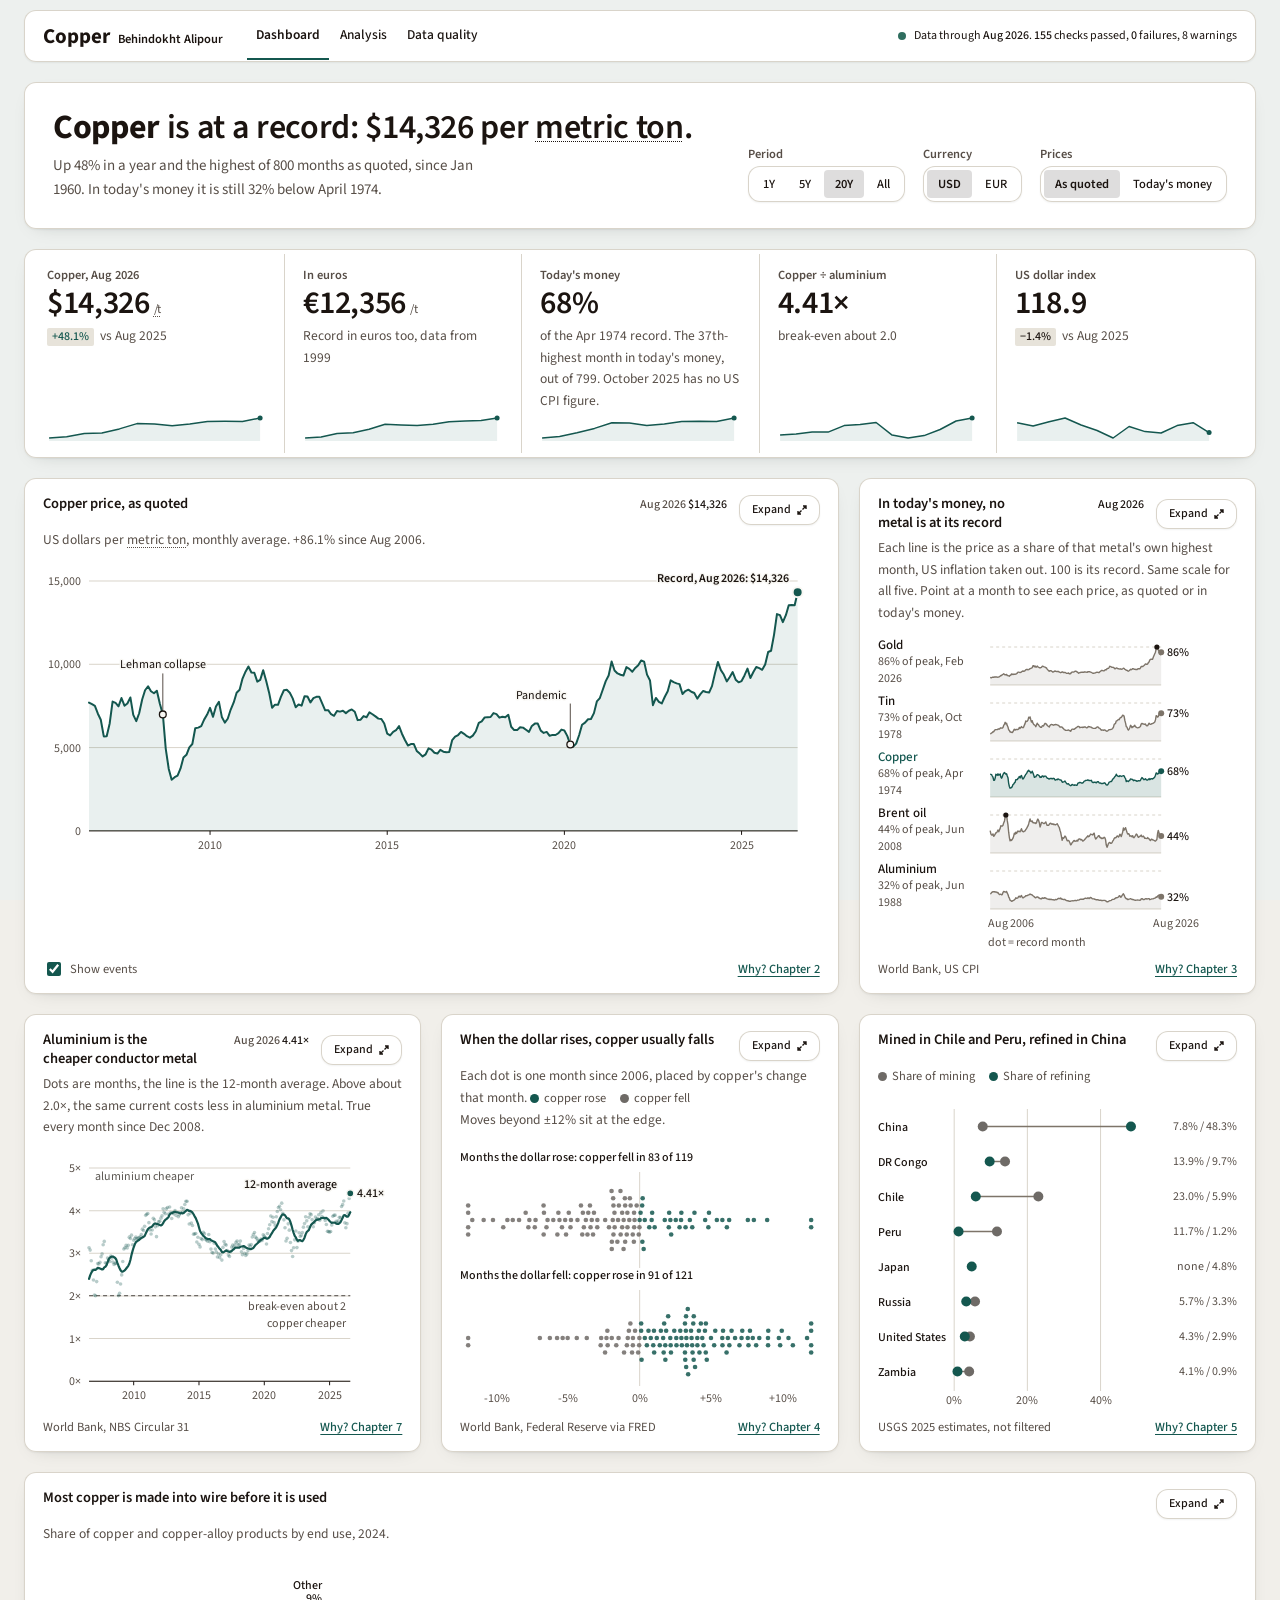
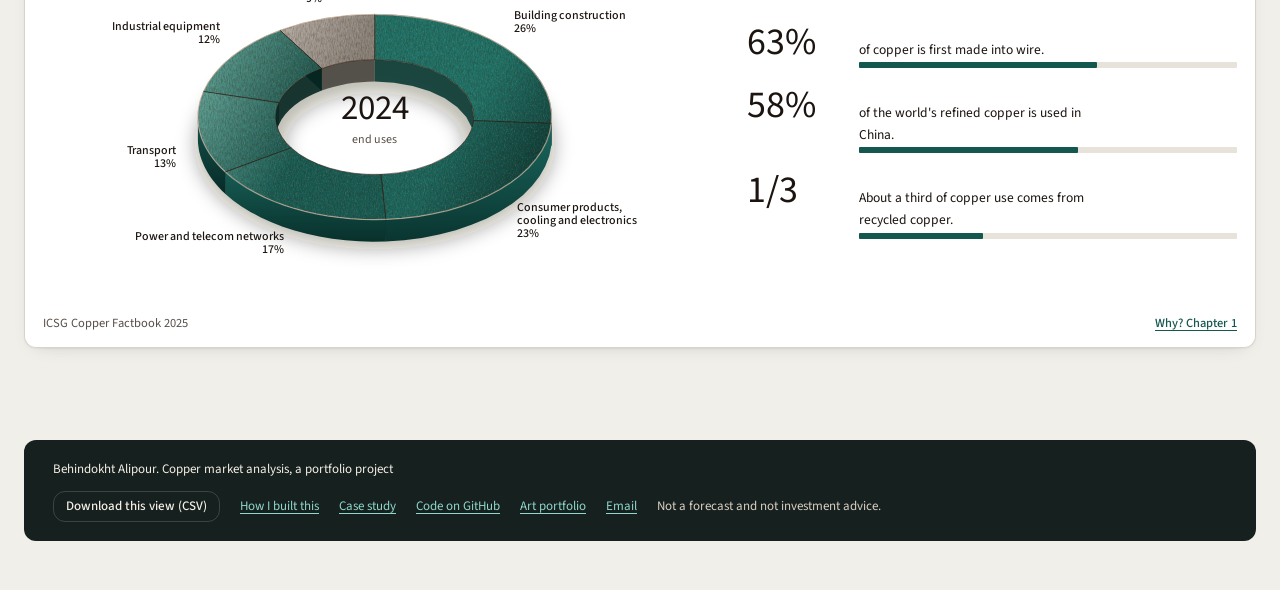
<file: docs/index.html>
<!doctype html>
<html lang="en">
<head>
<meta charset="utf-8">
<meta name="viewport" content="width=device-width, initial-scale=1, viewport-fit=cover">
<title>Copper is at a record price | Copper market analysis</title>
<meta name="description" content="Copper is at a record price. Is it as special as it looks? A data analysis with SQL and Python: the price against inflation and the dollar, who supplies copper, and what aluminium means for demand. Every number links to its source.">
<meta property="og:type" content="website">
<meta property="og:site_name" content="Copper market analysis">
<meta property="og:title" content="Copper is at a record price. Is it as special as it looks?">
<meta property="og:description" content="A data analysis of the copper market with SQL and Python. The price against inflation and the dollar, who supplies copper, and what aluminium means for demand.">
<meta property="og:image" content="https://behindokht.github.io/copper-market-analysis/img/share.png">
<meta property="og:image:width" content="1200">
<meta property="og:image:height" content="630">
<meta property="og:image:alt" content="Copper price since 1960 as a line, with the title: Copper is at a record price. Is it as special as it looks?">
<meta property="og:url" content="https://behindokht.github.io/copper-market-analysis/">
<meta name="twitter:card" content="summary_large_image">
<meta name="theme-color" content="#16201e">
<link rel="icon" href="img/favicon.svg" type="image/svg+xml">
<link rel="canonical" href="https://behindokht.github.io/copper-market-analysis/">
<link rel="stylesheet" href="css/site.css">
</head>
<body>
<a class="skip" href="#main">Skip to the content</a>
<div class="bg" id="bg" aria-hidden="true"></div>
<div class="app">
<header class="top clear lens" id="topbar" data-view="dashboard">
  <div class="top-in">
    <a class="brand" href="#dashboard" id="brand"></a>
    <nav class="views" id="nav" aria-label="Views"></nav>
    <a class="status" id="status" href="#quality" hidden></a>
  </div>
  <nav class="chap" id="subnav" aria-label="Chapters" hidden></nav>
</header>
<main id="main" tabindex="-1">
  <section class="page" id="dashboard" aria-labelledby="dashboard-title"></section>
  <section class="page" id="story" hidden></section>
  <section class="page" id="quality" aria-labelledby="quality-title" hidden></section>
  <section class="page" id="method" aria-labelledby="method-title" hidden></section>
</main>
<footer class="foot smoke" id="footer" hidden></footer>
</div>
<div class="sr" id="live" aria-live="polite"></div>
<noscript><div class="wrap"><p>This site draws its charts with JavaScript. The numbers behind every chart are in the repository.</p></div></noscript>
<script defer src="js/strings.en.js"></script>
<script defer src="data/story.js"></script>
<script defer src="data/chapters.js"></script>
<script defer src="data/quality.js"></script>
<script defer src="data/dollar.js"></script>
<script defer src="data/ratio.js"></script>
<script defer src="data/dash.js"></script>
<script defer src="data/uses.js"></script>
<script defer src="data/supply.js"></script>
<script defer src="data/map.js"></script>
<script defer src="data/demand.js"></script>
<script defer src="data/provenance.js"></script>
<script defer src="js/bg.js"></script>
<script defer src="js/util.js"></script>
<script defer src="js/term.js"></script>
<script defer src="js/glass.js"></script>
<script defer src="js/charts.js"></script>
<script defer src="js/dashchart.js"></script>
<script defer src="js/dashdonut.js"></script>
<script defer src="js/pages/drivers.js"></script>
<script defer src="js/pages/uses.js"></script>
<script defer src="js/pages/record.js"></script>
<script defer src="js/pages/just.js"></script>
<script defer src="js/pages/dollar.js"></script>
<script defer src="js/pages/ratio.js"></script>
<script defer src="js/pages/aluminium.js"></script>
<script defer src="js/pages/supply.js"></script>
<script defer src="js/pages/demand.js"></script>
<script defer src="js/pages/summary.js"></script>
<script defer src="js/pages/dashboard.js"></script>
<script defer src="js/pages/story.js"></script>
<script defer src="js/pages/quality.js"></script>
<script defer src="js/pages/method.js"></script>
<script defer src="js/app.js"></script>
</body>
</html>
</file>
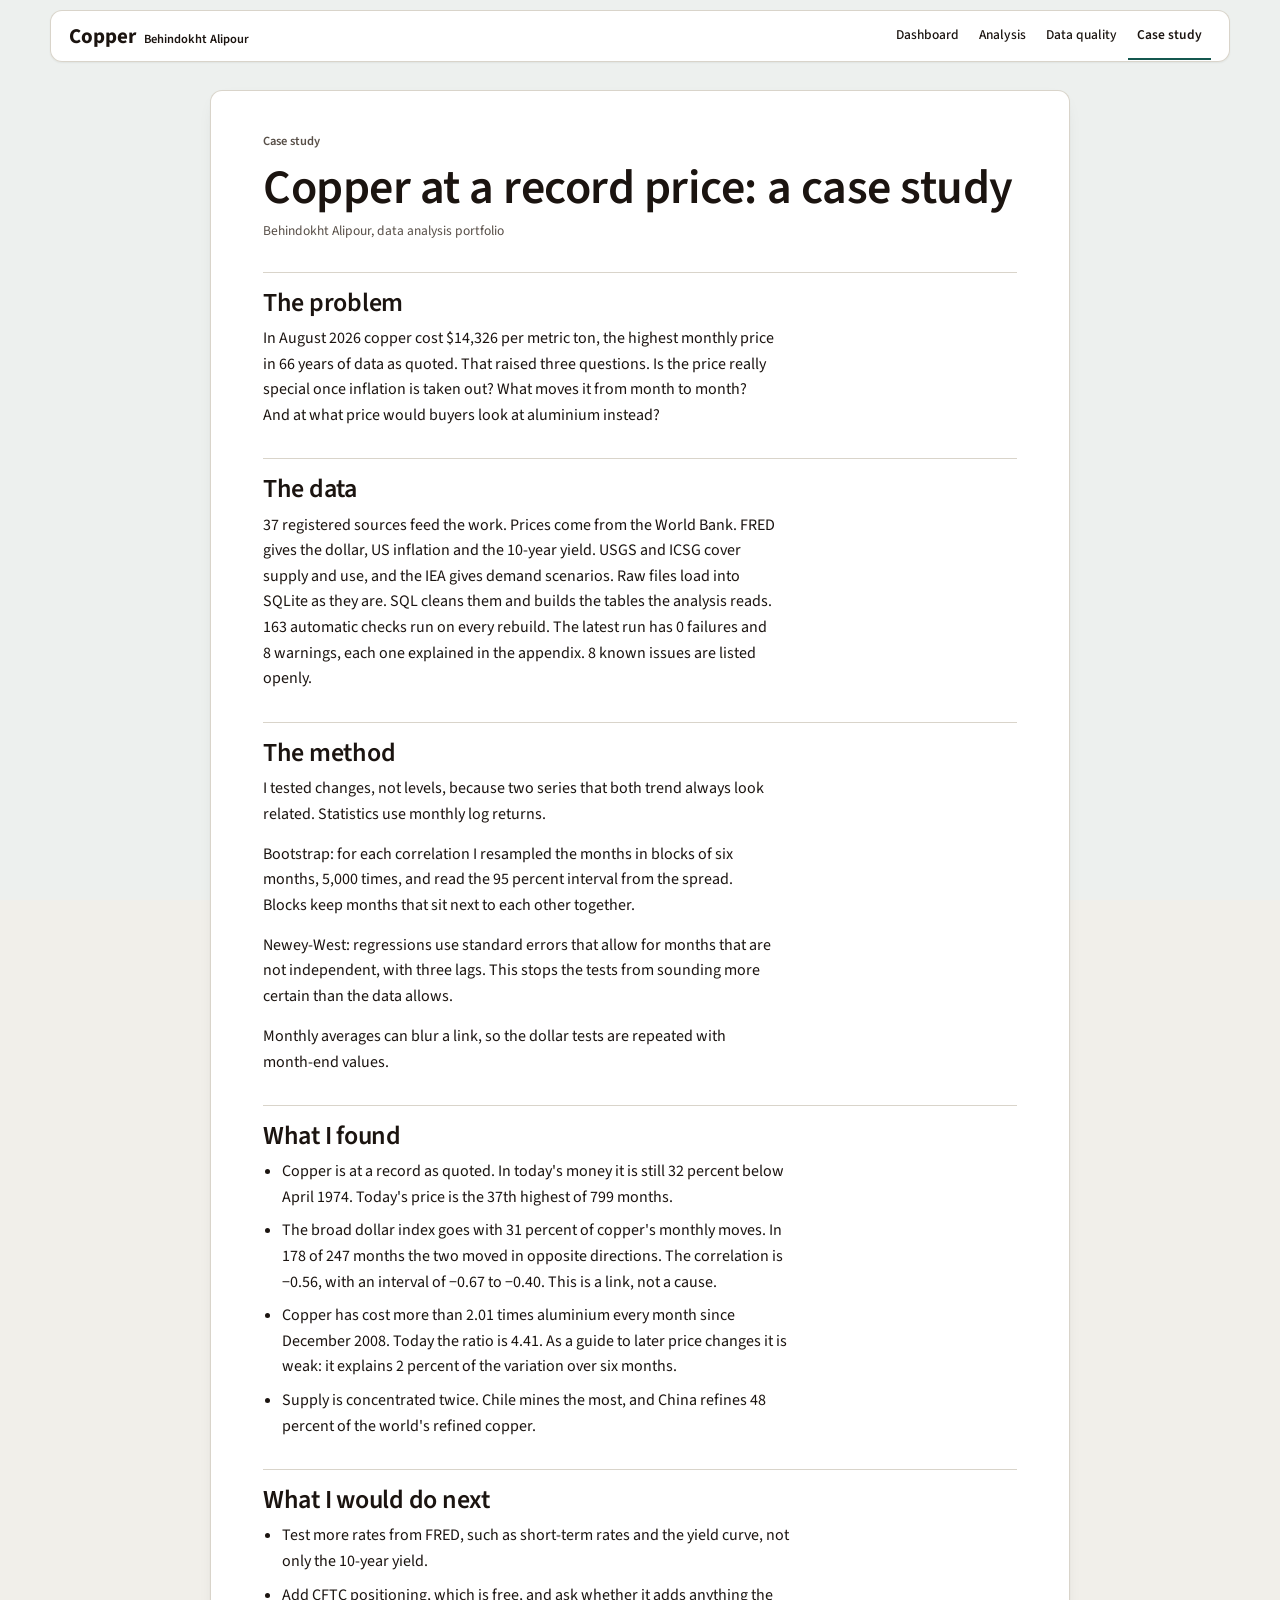
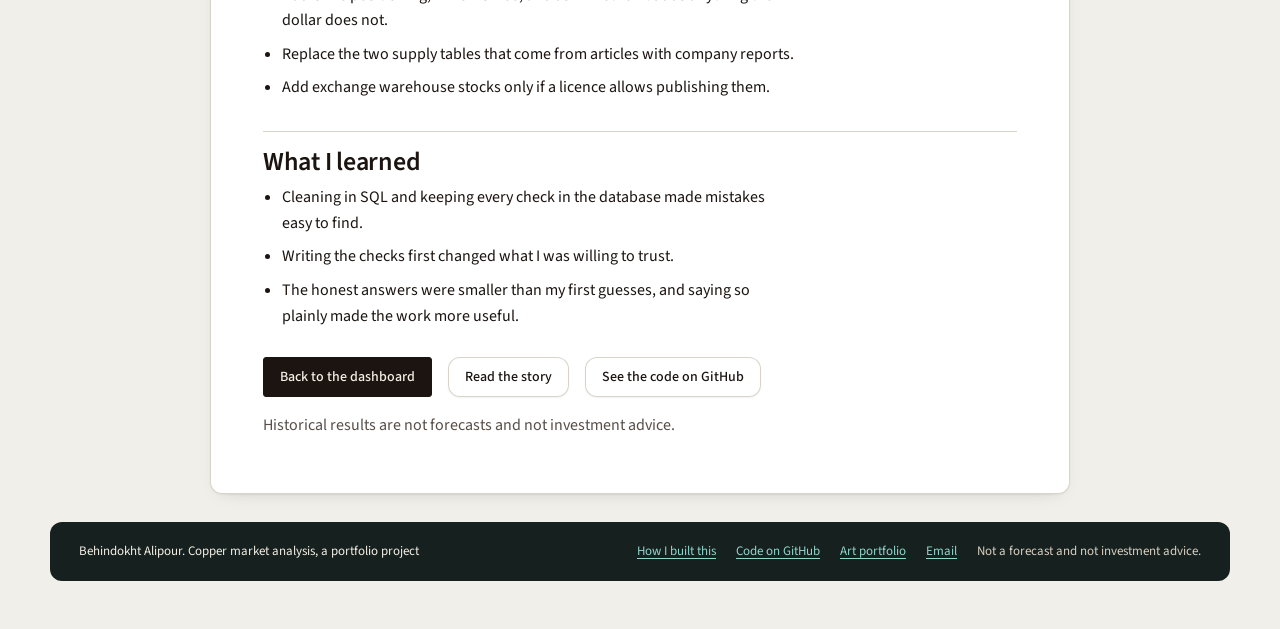
<file: docs/case-study.html>
<!doctype html>
<html lang="en">
<head>
<meta charset="utf-8">
<meta name="viewport" content="width=device-width, initial-scale=1, viewport-fit=cover">
<title>Case study | Copper market analysis</title>
<meta name="description" content="A one-page write-up of the copper market analysis: the question, the data, the methods, the findings, what I would do next and what I learned.">
<meta property="og:type" content="article">
<meta property="og:title" content="Copper at a record price: a case study">
<meta property="og:description" content="A one-page write-up of the copper market analysis: the question, the data, the methods, the findings, what I would do next and what I learned.">
<meta property="og:image" content="https://behindokht.github.io/copper-market-analysis/img/share.png">
<meta property="og:url" content="https://behindokht.github.io/copper-market-analysis/case-study.html">
<meta name="twitter:card" content="summary_large_image">
<meta name="theme-color" content="#16201e">
<link rel="icon" href="img/favicon.svg" type="image/svg+xml">
<link rel="canonical" href="https://behindokht.github.io/copper-market-analysis/case-study.html">
<link rel="stylesheet" href="css/site.css">
</head>
<body class="has-bg">
<a class="skip" id="skip" href="#case"></a>
<div class="bg" id="bg" aria-hidden="true"></div>
<div class="app">
<header class="top clear" id="topbar" data-view="story">
  <div class="top-in">
    <a class="brand" href="index.html#dashboard" id="brand"></a>
    <nav class="views" id="nav" aria-label="Pages"></nav>
  </div>
</header>
<main>
  <article class="cs glass" id="case" aria-labelledby="case-title"></article>
</main>
<footer class="foot smoke" id="footer" hidden></footer>
</div>
<noscript><div class="wrap"><p>This page is written from the data files with JavaScript. The same text and numbers are in the repository.</p></div></noscript>
<script defer src="js/strings.en.js"></script>
<script defer src="data/story.js"></script>
<script defer src="data/dollar.js"></script>
<script defer src="data/ratio.js"></script>
<script defer src="data/dash.js"></script>
<script defer src="data/supply.js"></script>
<script defer src="data/quality.js"></script>
<script defer src="js/bg.js"></script>
<script defer src="js/util.js"></script>
<script defer src="js/case.js"></script>
</body>
</html>
</file>
<file: docs/css/site.css>
/* Copper market analysis: site styles. Light content on neutral paper, a dark opener, smoked glass on the nav bar and the opener plaque only.
   Every colour is a state of copper: bright metal, oxidised ink, verdigris patina, and paper to read on.
   One font family, Source Sans 3 (400 to 700), for headings, text, numbers and ticks, self-hosted in ../fonts; nothing is loaded from the web.
   tools/contrast_report.py reads the tokens below and checks every pair of colours that is used. */

@font-face { font-family: "Source Sans 3"; src: url("../fonts/source-sans-3-latin-400-normal.woff2") format("woff2"); font-weight: 400; font-style: normal; font-display: swap; }
@font-face { font-family: "Source Sans 3"; src: url("../fonts/source-sans-3-latin-500-normal.woff2") format("woff2"); font-weight: 500; font-style: normal; font-display: swap; }
@font-face { font-family: "Source Sans 3"; src: url("../fonts/source-sans-3-latin-600-normal.woff2") format("woff2"); font-weight: 600; font-style: normal; font-display: swap; }
@font-face { font-family: "Source Sans 3"; src: url("../fonts/source-sans-3-latin-700-normal.woff2") format("woff2"); font-weight: 700; font-style: normal; font-display: swap; }

:root {
  color-scheme: light;
  --ink: #1B1410;            /* text on paper, opener background, footer */
  --ink-2: #2A1D16;          /* glass fallback */
  --ivory: #F4EFE6;          /* text on ink and on glass */
  --ivory-dim: #D8CDBF;      /* secondary text on ink */
  --paper: #F1EFEA;          /* page background of the reading section */
  --card: #FAF9F6;           /* chart and table cards: always solid */
  --track: #E7E3DA;          /* bar tracks and chips: a step between paper and the rules */
  --rule: #D9D4CA;           /* hairlines, card borders, grid lines */
  --muted: #574E47;          /* secondary text on paper */
  --copper: #14574F;         /* copper-oxide green: data marks (main series), accents */
  --copper-text: #14574F;    /* accent text and labels on paper (7.3:1 on paper) */
  --copper-bright: #5CC0B1;  /* accent on ink only: nav underline, spark (8.3:1 on ink) */
  --verdigris: #6E6A66;      /* second data series (always dashed), plain-answer rule: warm grey */
  --display: "Source Sans 3", "Segoe UI", system-ui, sans-serif;
  --sans: "Source Sans 3", "Segoe UI", system-ui, sans-serif;
  --mono: "Source Sans 3", "Segoe UI", system-ui, sans-serif;
  --ease: cubic-bezier(.22, .61, .36, 1);
  --s1: 4px; --s2: 8px; --s3: 16px; --s4: 24px; --s5: 40px; --s6: 64px; --s7: 112px;
}

*, *::before, *::after { box-sizing: border-box; }
html { scroll-behavior: smooth; -webkit-text-size-adjust: 100%; }
body {
  margin: 0;
  background: var(--paper);
  color: var(--ink);
  font: 400 16px/1.6 var(--sans);
  -webkit-font-smoothing: antialiased;
}
/* a very faint paper grain behind the content; cards sit on top of it as solid colour */
body::before {
  content: ""; position: fixed; inset: 0; z-index: -1; pointer-events: none; opacity: .5;
  background-image: url("data:image/svg+xml,%3Csvg xmlns='http://www.w3.org/2000/svg' width='240' height='240'%3E%3Cfilter id='n'%3E%3CfeTurbulence type='fractalNoise' baseFrequency='0.9' numOctaves='2' seed='3' stitchTiles='stitch'/%3E%3CfeColorMatrix values='0 0 0 0 0.35 0 0 0 0 0.3 0 0 0 0 0.26 0 0 0 0.09 0'/%3E%3C/filter%3E%3Crect width='100%25' height='100%25' filter='url(%23n)'/%3E%3C/svg%3E");
}
h1, h2, h3, h4 { font-family: var(--display); color: var(--ink); margin: 0; }
h2 { font-weight: 400; font-size: clamp(1.9rem, 3.4vw, 2.6rem); line-height: 1.1; letter-spacing: -.012em; text-wrap: balance; font-variation-settings: "opsz" 60; }
h3 { font-weight: 400; font-size: 1.5rem; line-height: 1.2; font-variation-settings: "opsz" 36; }
h4 { font-weight: 400; font-size: 1.2rem; line-height: 1.25; font-variation-settings: "opsz" 30; }
p { margin: 0 0 .9em; }
a { color: var(--copper-text); text-underline-offset: 3px; }
a:hover { color: var(--ink); }
:focus-visible { outline: 2px solid var(--copper-text); outline-offset: 3px; border-radius: 2px; }
.sr { position: absolute; width: 1px; height: 1px; overflow: hidden; clip: rect(0 0 0 0); white-space: nowrap; }
.skip { position: absolute; left: 8px; top: -60px; z-index: 50; background: var(--btn-bg); color: var(--btn-fg); padding: 10px 14px; border-radius: 0 0 3px 3px; }
.skip:focus { top: env(safe-area-inset-top, 0px); outline-color: var(--copper-bright); }
.wrap { max-width: 1160px; margin-inline: auto; padding-inline: clamp(16px, 4vw, 40px); }
.small { font-size: .875rem; }
.muted { color: var(--muted); }
.mono, .eyebrow { font: 600 12px/1.3 var(--sans); letter-spacing: .06em; text-transform: uppercase; }
.eyebrow { color: var(--muted); margin: 0 0 var(--s2); }
.num, table, svg text, output, .tabular { font-variant-numeric: lining-nums tabular-nums; }

/* entrance: one sequence, nothing loops */
.rise { animation: rise 640ms var(--ease) both; animation-delay: calc(var(--i, 0) * 90ms); }
@keyframes rise { from { opacity: 0; transform: translateY(16px); } to { opacity: 1; transform: none; } }

/* spark: nine thin rays, once */
.spark:not(.go) { visibility: hidden; }
.spark line { stroke: var(--copper-bright); stroke-width: 1.6; stroke-dasharray: var(--len) var(--len); stroke-dashoffset: var(--len); fill: none; }
.spark circle { fill: #CDEDE7; opacity: 0; transform-box: fill-box; transform-origin: center; }
.spark.go line { animation: streak 640ms var(--ease) both; animation-delay: var(--d); }
.spark.go circle { animation: core 380ms var(--ease) both; }
.chart .spark line { stroke: var(--copper); }
.chart .spark circle { fill: var(--copper-bright); }
@keyframes streak { from { stroke-dashoffset: var(--len); } 45% { stroke-dashoffset: 0; } to { stroke-dashoffset: var(--neg); } }
@keyframes core { from { opacity: 1; transform: scale(.3); } to { opacity: 0; transform: scale(1.9); } }

/* ---------- reading section ---------- */
.page { padding-bottom: var(--s6); }
.page-head { padding: clamp(8px, 2vw, 24px) 0 8px; }
.intro { color: var(--muted); max-width: 44em; margin-top: 10px; }
.finding { font: 400 1.1rem/1.65 var(--display); max-width: 44em; margin: 18px 0; font-variation-settings: "opsz" 20; }
.card { background: var(--card); border: 1px solid var(--rule); border-radius: 4px; padding: clamp(16px, 3vw, 28px); margin: 22px 0; }
.card h3 { margin-bottom: 6px; }
.hint { color: var(--muted); font-size: .9rem; margin-bottom: 14px; }
.answer { font: 400 1.25rem/1.55 var(--display); max-width: 40em; margin: 12px 0 18px; font-variation-settings: "opsz" 24; }
.hook { font: 400 clamp(1.7rem, 4.5vw, 2.4rem)/1.2 var(--display); max-width: 24em; margin: 8px 0 6px; font-variation-settings: "opsz" 48; }

/* buttons and inputs */
.btn { font: 500 14px/1 var(--sans); background: var(--btn-bg); color: var(--btn-fg); border: 1px solid var(--btn-bg); border-radius: 3px; padding: 12px 16px; cursor: pointer; text-decoration: none; display: inline-block; transition: background-color 160ms var(--ease), color 160ms var(--ease); }
.btn:hover { background: transparent; color: var(--ink); border-color: var(--ink); }
.btn.secondary { background: var(--clear-fill) padding-box, var(--clear-rim) border-box; border: 1px solid transparent; border-radius: var(--rad); box-shadow: var(--clear-sh); color: var(--ink); }
.btn.secondary:hover { background: var(--btn-bg); color: var(--btn-fg); }
.btn.small { padding: 8px 12px; font-size: 13px; margin-top: 12px; }
.btn[disabled] { opacity: .5; cursor: not-allowed; }
.row { display: flex; flex-wrap: wrap; gap: 12px 16px; align-items: center; }
input[type="range"] { width: min(520px, 100%); accent-color: var(--copper); height: 28px; }
.guess-value { font: 400 1.8rem var(--display); min-width: 3.4em; font-variation-settings: "opsz" 36; }
fieldset.opts { border: 0; padding: 0; margin: 0; display: grid; gap: 10px; }
fieldset.opts legend { padding: 0; margin-bottom: 8px; font-weight: 500; }
.opt:has(input:checked) { border-color: var(--ink); background: var(--track); }
.opt:has(input:focus-visible) { outline: 2px solid var(--copper-text); outline-offset: 2px; }

/* reveal blocks */
.reveal { margin-top: 20px; padding-top: 18px; border-top: 1px solid var(--rule); }
.bignum { font: 400 clamp(2.6rem, 7vw, 3.8rem)/1.1 var(--display); color: var(--ink); font-variation-settings: "opsz" 72; }
.bigcap { color: var(--muted); font-size: .95rem; margin-top: 4px; }
.verdict { font-weight: 500; margin: 10px 0; }
.reveal .verdict { font-weight: 500; }
.meter { position: relative; height: 12px; margin: 46px 6px 104px; background: var(--track); border: 1px solid var(--rule); border-radius: 6px; }
.meter .tick { position: absolute; top: -5px; width: 2px; height: 20px; background: var(--muted); transform: translateX(-1px); }
.meter .dot { position: absolute; top: 50%; width: 18px; height: 18px; border-radius: 50%; transform: translate(-50%, -50%); border: 3px solid var(--card); box-shadow: 0 0 0 2px var(--ink); }
.meter .dot.actual { background: var(--copper); box-shadow: 0 0 0 2px var(--copper); }
.meter .dot.you { background: var(--card); }
.meter .lab { position: absolute; font-size: .8125rem; white-space: nowrap; transform: translateX(-50%); }
.meter .lab.up { bottom: 22px; }
.meter .lab.down { top: 22px; }
.meter .lab.down2 { top: 46px; }
.meter .ends { position: absolute; top: 74px; left: 0; right: 0; display: flex; justify-content: space-between; font-size: .75rem; color: var(--muted); }

/* charts (always on solid cards) */
.chart-card .qtitle { margin-bottom: 4px; }
.chart { position: relative; width: 100%; margin-top: 8px; }
.chart svg { display: block; width: 100%; height: auto; overflow: visible; touch-action: pan-y; }
.chart svg:focus-visible { outline: 2px solid var(--copper-text); outline-offset: 4px; }
.chart .gridline { stroke: var(--rule); stroke-width: 1; }
.chart .leader { stroke: var(--muted); stroke-width: 1; }
.chart .zeroline { stroke: var(--ink); stroke-width: 1.2; }
.chart .axisline { stroke: var(--ink); stroke-width: 1; }
.chart .ax { font-family: var(--mono); font-size: 12px; fill: var(--muted); }
.chart .lbl { font-size: 12px; font-weight: 500; fill: var(--ink); }
.chart .callout { font-size: 12px; fill: var(--ink); }
.chart .callout .strong { font-weight: 600; }
.chart .badge { font-size: 12px; font-weight: 600; }
.chart .evline { stroke: var(--ink); stroke-width: 1; stroke-dasharray: 1.5 3; opacity: .55; }
.chart .gapline { stroke: var(--muted); stroke-width: 1; stroke-dasharray: 3 3; }
.chart.will-draw .reveal-rect { transform: scaleX(0); transform-box: fill-box; transform-origin: left center; }
.chart.will-draw.draw .reveal-rect { transform: scaleX(1); transition: transform 1200ms cubic-bezier(.45, 0, .2, 1); }
.chart.will-draw .endmark { opacity: 0; }
.chart.will-draw.done .endmark { opacity: 1; transition: opacity 200ms var(--ease); }
.marklist { display: none; margin: 10px 0 0; padding-left: 1.4em; font-size: .875rem; }
.marklist.letters { list-style: none; padding-left: 0; }
.chart[data-narrow="true"] ~ .marklist { display: block; }
.chart-tip { position: absolute; z-index: 5; pointer-events: none; background: var(--card); border: 1px solid var(--muted); border-radius: 3px; padding: 8px 10px; font-size: .8125rem; line-height: 1.45; box-shadow: 0 2px 8px rgba(27, 20, 16, .18); max-width: 260px; }
.chart-tip strong { display: block; margin-bottom: 2px; }
.key { display: flex; flex-wrap: wrap; gap: 6px 22px; margin: 10px 0 2px; font-size: 13px; color: var(--muted); }
.key .sw { display: inline-block; width: 22px; height: 0; border-top: 2px solid currentColor; vertical-align: middle; margin-right: 8px; }
.key .sw.dash { border-top-style: dashed; }
.key .sw.dot { width: 12px; height: 12px; border: 2px solid currentColor; border-radius: 50%; background: currentColor; }
.key .sw.dot.hollow { background: var(--card); }
.tableview { margin-top: 12px; }
.tableview summary { cursor: pointer; font-weight: 500; font-size: .9rem; }
.tablewrap { max-height: 320px; overflow: auto; margin-top: 8px; border: 1px solid var(--rule); border-radius: 4px; background: var(--card); }
.tablewrap table { border-collapse: collapse; width: 100%; font-size: .875rem; }
.tablewrap th, .tablewrap td { padding: 6px 12px; text-align: right; border-bottom: 1px solid var(--rule); }
.tablewrap th:first-child, .tablewrap td:first-child { text-align: left; }
.tablewrap thead th { position: sticky; top: 0; background: var(--track); z-index: 1; }
.tablewrap.tall { max-height: 520px; }

/* the numbers table */
.numtable { width: 100%; border-collapse: collapse; font-size: .9rem; margin-top: 8px; }
.numtable th, .numtable td { padding: 8px 12px; text-align: left; vertical-align: top; border-bottom: 1px solid var(--rule); }
.numtable thead th { background: var(--track); font-weight: 500; font-size: .8125rem; }
.numtable td.res, .numtable td.mon, .numtable thead th.res, .numtable thead th.mon { text-align: right; white-space: nowrap; }
.numtable tbody th.group { background: var(--card); font: 600 .9rem var(--sans); padding-top: 18px; border-bottom: 1px solid var(--ink); text-align: left; }
.numwrap { overflow-x: auto; border: 1px solid var(--rule); border-radius: 4px; background: var(--card); }
@media (max-width: 640px) { .numtable td.res { white-space: normal; } }

/* ratio page: segmented pickers, the dot-and-whisker chart, the detail panel */
fieldset.seg { border: 0; padding: 0; margin: 0 0 14px; }
fieldset.seg legend { padding: 0; margin-bottom: 6px; font-weight: 500; font-size: .9rem; }
.seg .opts-row { display: flex; flex-wrap: wrap; gap: 8px; }
.seg label { display: inline-flex; align-items: center; gap: 8px; padding: 8px 14px; border: 1px solid var(--rule); border-radius: 3px; background: var(--card); cursor: pointer; font-size: .9rem; }
.seg label:hover { border-color: var(--muted); }
.seg input { accent-color: var(--copper); width: 16px; height: 16px; margin: 0; }
.seg label:has(input:checked) { border-color: var(--ink); background: var(--track); font-weight: 500; }
.seg label:has(input:focus-visible) { outline: 2px solid var(--copper-text); outline-offset: 2px; }
.dots { position: relative; width: 100%; margin-top: 8px; }
.dots svg { display: block; width: 100%; height: auto; overflow: visible; }
.dots .rowbg { fill: transparent; }
.dots .row-sel .rowbg { fill: var(--track); }
.dots g.rowg { cursor: pointer; outline: none; }
.dots g.rowg:hover .rowbg { fill: var(--track); opacity: .6; }
.dots g.rowg:focus-visible .rowbg { stroke: var(--copper-text); stroke-width: 2; }
.dots .rowlab { font-size: 13px; font-weight: 500; fill: var(--ink); }
.dots .rowsub { font-size: 12px; fill: var(--muted); }
.dots .val { font-size: 12px; font-weight: 500; fill: var(--ink); }
.dots .ax { font-family: var(--mono); font-size: 12px; fill: var(--muted); }
.dots .gridline { stroke: var(--rule); stroke-width: 1; }
.dots .zeroline { stroke: var(--ink); stroke-width: 1.2; }
.dots .axisline { stroke: var(--ink); stroke-width: 1; }
.detail { margin-top: 18px; padding-top: 14px; border-top: 1px solid var(--rule); }
.detail h4 { margin: 0 0 8px; }
.detail p { margin: 6px 0; max-width: 46em; }
.eptable { width: 100%; border-collapse: collapse; font-size: .875rem; margin-top: 8px; }
.eptable th, .eptable td { padding: 6px 12px; text-align: right; border-bottom: 1px solid var(--rule); }
.eptable th:first-child, .eptable td:first-child { text-align: left; white-space: nowrap; }
.eptable thead th { background: var(--track); font-weight: 500; font-size: .8125rem; }
@media (max-width: 560px) { .eptable th, .eptable td { padding: 6px 7px; font-size: .8125rem; } }

/* demand page: selectors, bars, ranges, tornado; quality page: pills and tables */
.selgrid { display: grid; grid-template-columns: repeat(auto-fit, minmax(min(100%, 320px), 1fr)); gap: 16px 28px; margin: 12px 0; }
fieldset.selgroup { border: 1px solid var(--rule); border-radius: 4px; padding: 12px 16px 14px; margin: 0; min-width: 0; }
fieldset.selgroup legend { font: 400 1.05rem var(--display); padding: 0 6px; }
.field { margin: 10px 0 0; }
.field label { display: block; font-weight: 500; font-size: .875rem; margin-bottom: 4px; }
.field select { width: 100%; font: 400 .9rem var(--sans); color: var(--ink); background: var(--card); border: 1px solid var(--rule); border-radius: 3px; padding: 8px 10px; }
.field select:hover { border-color: var(--muted); }
.field p { margin: 4px 0 0; }
.panels { display: grid; grid-template-columns: repeat(auto-fit, minmax(min(100%, 380px), 1fr)); gap: 20px 32px; margin-top: 8px; }
.panel h4 { margin: 0 0 4px; }
ul.bars, ul.ranges, ul.tornado, ul.issues { list-style: none; margin: 10px 0 0; padding: 0; }
.brow { padding: 10px 0; border-bottom: 1px solid var(--rule); }
.brow.total { border-top: 1px solid var(--ink); border-bottom: 0; margin-top: 6px; }
.bname { font-weight: 500; font-size: .9rem; }
.btrack { height: 16px; background: var(--track); border-radius: 2px; margin: 6px 0 4px; overflow: hidden; }
.bfill { display: block; height: 100%; min-width: 0; }
.brow.ev .bfill { background: var(--verdigris); }
.brow.dc .bfill { background: var(--copper); }
.brow.dcx .bfill { background: var(--copper); opacity: .5; }
.brow.mkt .bfill { background: var(--verdigris); opacity: .45; }
.brow.total .bfill { background: var(--ink); }
.bval { font-size: .9rem; }
.bsub { margin-top: 2px; }
.rrow { padding: 10px 0; border-bottom: 1px solid var(--rule); }
.rname { font-weight: 500; font-size: .9rem; }
.rtrack { position: relative; height: 18px; background: var(--track); border-radius: 2px; margin: 8px 0 4px; }
.rbar { position: absolute; top: 0; height: 100%; background: var(--verdigris); border-radius: 2px; opacity: .85; }
.rref { position: absolute; top: -4px; bottom: -4px; width: 3px; margin-left: -1px; background: var(--copper); }
.rdot { position: absolute; top: 1px; width: 16px; height: 16px; margin-left: -8px; border-radius: 50%; background: var(--copper); border: 2px solid var(--card); }
.rval { font-size: .9rem; }
.raxis { position: relative; height: 18px; margin-top: 8px; font-family: var(--mono); font-size: 12px; color: var(--muted); }
.raxis span { position: absolute; transform: translateX(-50%); }
.raxis-label { margin-top: 2px; }
.trow { padding: 10px 0; border-bottom: 1px solid var(--rule); }
.tname { font-size: .875rem; font-weight: 500; margin-bottom: 6px; }
.ttrack { position: relative; height: 22px; margin: 0 64px; }
.tzero { position: absolute; left: 50%; top: -4px; bottom: -4px; width: 2px; margin-left: -1px; background: var(--ink); }
.tseg { position: absolute; top: 3px; height: 16px; border-radius: 2px; }
.tseg.neg { background: var(--verdigris); }
.tseg.pos { background: var(--copper); }
.tlab { position: absolute; top: 2px; font-size: .8125rem; font-weight: 500; white-space: nowrap; }
.tlab.l { transform: translateX(calc(-100% - 6px)); }
.tlab.r { margin-left: 6px; }
.tzero-label { text-align: center; margin-top: 6px; }
.pill { display: inline-block; font: 600 12px var(--sans); letter-spacing: .06em; padding: 2px 8px; border-radius: 2px; border: 1px solid var(--muted); color: var(--ink); background: var(--card); text-transform: uppercase; vertical-align: middle; }
.pill.warn { border-color: var(--copper-text); color: var(--copper-text); }
.pill.fail { background: var(--btn-bg); border-color: var(--btn-bg); color: var(--btn-fg); }
.pill.pass { border-color: var(--verdigris); color: var(--verdigris); }
.pill.info { border-color: var(--rule); color: var(--muted); }
.issue { padding: 10px 0; border-bottom: 1px solid var(--rule); }
.issue p { margin: 0 0 4px; max-width: 46em; }
.srctable td, .srctable th { font-size: .8125rem; }
.srctable td:nth-child(2) { min-width: 240px; }
.checktable { width: 100%; border-collapse: collapse; font-size: .8125rem; }
.checktable th, .checktable td { padding: 6px 10px; text-align: left; vertical-align: top; border-bottom: 1px solid var(--rule); }
.checktable thead th { position: sticky; top: 0; background: var(--track); z-index: 1; }
.checktable td:last-child { word-break: break-word; min-width: 200px; }
.card-details { margin: 16px 0; }
.statusbar { display: flex; height: 22px; border-radius: 2px; overflow: hidden; margin: 10px 0 6px; background: var(--track); }
.statusbar span { display: block; height: 100%; min-width: 3px; }
.statusbar .s-pass { background: var(--verdigris); }
.statusbar .s-info { background: var(--rule); }
.statusbar .s-warn { background: var(--copper); }
.statusbar .s-fail { background: var(--ink); }
.statuskey { display: flex; flex-wrap: wrap; gap: 4px 18px; font-size: .875rem; }

/* the technical layer sits behind a fold; the page foot has one Sources line */
details.fold { margin: 26px 0; border-top: 1px solid var(--ink); border-bottom: 1px solid var(--rule); }
details.fold > summary { cursor: pointer; padding: 14px 0; font: 500 1rem var(--sans); color: var(--ink); }
details.fold > summary:hover { color: var(--copper-text); }
details.fold[open] > summary { border-bottom: 1px solid var(--rule); }
.fold-body { padding: 8px 0 18px; }
.fold-body .card { margin: 18px 0; }
.fold-body .numbers h3, .fold-body > section > h3 { margin-top: 18px; }
details.srcfold { margin: 22px 0 6px; }
details.srcfold > summary { cursor: pointer; font-weight: 500; font-size: .9rem; color: var(--copper-text); }
.notadvice { margin: 6px 0 22px; }


/* chapters of the one-page story */
.chapter { scroll-margin-top: var(--navh, 96px); }
.skiprow { margin: 10px 0 0; }
.linkbtn { background: none; border: 0; padding: 0; font: 500 14px var(--sans); color: var(--copper-text); text-decoration: underline; text-underline-offset: 3px; cursor: pointer; }
.linkbtn:hover { color: var(--ink); }
.events { margin: var(--s4) 0; }
.events h3 { margin-bottom: 4px; }
ol.eventlist { list-style: none; counter-reset: ev; margin: var(--s2) 0 0; padding: 0; }
.eventlist li { counter-increment: ev; position: relative; padding: 10px 0 10px 40px; border-bottom: 1px solid var(--rule); max-width: 50em; }
.eventlist li::before { content: counter(ev); position: absolute; left: 0; top: 10px; width: 24px; height: 24px; border: 1.4px solid var(--ink); border-radius: 50%; background: var(--card); font: 500 12px/21px var(--sans); text-align: center; }
.evdate { color: var(--muted); margin-right: 6px; }
.cangrid { display: grid; grid-template-columns: repeat(auto-fit, minmax(min(100%, 320px), 1fr)); gap: var(--s4); margin: var(--s4) 0; }
.cancan { border-top: 1px solid var(--ink); padding-top: var(--s2); }
.cancan h3 { font-size: 1.3rem; margin-bottom: var(--s2); }
.cancan ul { margin: 0; padding-left: 1.2em; }
.cancan li { margin: 6px 0; }

/* supply chapter: the map and the ranked list */
.supply-grid { display: grid; grid-template-columns: minmax(0, 8fr) minmax(0, 4fr); gap: var(--s4) var(--s5); align-items: start; margin-top: var(--s2); }
.mapwrap { position: relative; min-width: 0; }
.mapbox svg { display: block; width: 100%; height: auto; }
.mapbox .land { fill: var(--rule); stroke: var(--halo); stroke-width: .7; }
.mapnotes { margin-top: var(--s3); }
.mapnotes p { margin: 0 0 .6em; max-width: 34em; }
.bubble { outline: none; cursor: default; }
.bubble .disc { fill-opacity: .55; stroke-width: 1.4; }
.bubble.out .disc { fill: var(--copper); stroke: var(--copper); }
.bubble.res .disc { fill: var(--verdigris); stroke: var(--verdigris); }
.bubble:hover .disc, .bubble:focus-visible .disc { fill-opacity: .8; stroke: var(--ink); stroke-width: 2.4; }
.maplab { font: 500 17px var(--sans); fill: var(--ink); paint-order: stroke; stroke: var(--halo); stroke-width: 8px; stroke-linejoin: round; pointer-events: none; }
.mapwrap.narrow .maplab { display: none; }
.toplist h4 { margin-bottom: var(--s2); }
.toplist ol { list-style: none; margin: 0; padding: 0; }
.toplist li { display: flex; gap: 12px; padding: 8px 0; border-bottom: 1px solid var(--rule); }
.toplist .rank { width: 1.6em; color: var(--muted); flex: none; padding-top: 2px; }
@media (max-width: 880px) { .supply-grid { grid-template-columns: minmax(0, 1fr); } }


/* the dollar chapter scatter */
.scatter { position: relative; width: 100%; margin-top: 8px; }
.scatter svg { display: block; width: 100%; height: auto; overflow: visible; }
.scatter svg:focus-visible { outline: 2px solid var(--copper-text); outline-offset: 4px; }
.scatter .quad { fill: var(--copper); opacity: .08; }
.scatter .gridline { stroke: var(--rule); stroke-width: 1; }
.scatter .zeroline { stroke: var(--ink); stroke-width: 1.2; }
.scatter .ax { font-family: var(--mono); font-size: 12px; fill: var(--muted); }
.scatter .ax.strong { fill: var(--copper-text); font-weight: 500; }
.scatter .pt.opposite { fill: var(--copper); fill-opacity: .85; }
.scatter .pt.same { fill: var(--muted); fill-opacity: .45; }
.scatter .pt.unchanged { fill: var(--card); stroke: var(--ink); stroke-width: 1.2; }
.scatter .fitline { fill: none; stroke: var(--ink); stroke-width: 1.6; }
.scatter .bigl { font: 400 22px var(--display); fill: var(--ink); font-variation-settings: "opsz" 30; paint-order: stroke; stroke: var(--halo); stroke-width: 5px; stroke-linejoin: round; }
.scatter svg.narrow .bigl { font-size: 18px; }
.scatter .ring { fill: none; stroke: var(--ink); stroke-width: 1.6; }


/* source chips: a tap or focus opens where the number comes from */
details.chipx { display: inline-block; position: relative; vertical-align: baseline; margin-left: 6px; }
details.chipx > summary { list-style: none; display: inline-block; cursor: pointer; font: 400 12.5px var(--sans); text-decoration: underline; text-underline-offset: 3px; text-decoration-thickness: 1px; color: var(--copper-text); line-height: 1.5; }
details.chipx > summary::-webkit-details-marker { display: none; }
.smoke details.chipx > summary, .hero details.chipx > summary { color: var(--cu-bright); }
.chip-panel { position: absolute; z-index: 30; left: 0; top: calc(100% + 6px); width: min(340px, 80vw); background: var(--card); color: var(--ink); border: 1px solid var(--muted); border-radius: 3px; padding: 10px 12px; box-shadow: 0 4px 14px rgba(27, 20, 16, .22); font: 400 13px/1.45 var(--sans); text-align: left; letter-spacing: 0; text-transform: none; }
.chip-panel p { margin: 0 0 6px; }
.chip-panel code { font: 500 12.5px var(--mono); }
.plaque .chip-panel { right: 0; left: auto; }
.price details.chipx { vertical-align: middle; }

/* the method appendix */
ol.flow { list-style: none; margin: var(--s3) 0; padding: 0; display: grid; grid-template-columns: repeat(auto-fit, minmax(min(100%, 150px), 1fr)); gap: var(--s3); }
.flow li { position: relative; border-top: 2px solid var(--ink); padding-top: var(--s2); display: grid; gap: 4px; align-content: start; }
.flow-n { color: var(--copper-text); }
.flow-c { color: var(--muted); font-size: .9rem; }

/* the interlude: copper in copper, the rest in ink-grey */
.brow.grey .bfill { background: var(--muted); }


/* demand main view: stacked bars */
ul.stacks { list-style: none; margin: var(--s3) 0 0; padding: 0; }
.srow { padding: 12px 0; border-bottom: 1px solid var(--rule); }
.strack { display: flex; height: 22px; background: var(--track); border-radius: 2px; overflow: hidden; margin: 6px 0; }
.strack .seg { display: block; height: 100%; }
.seg.ev, .sw2.ev { background: var(--copper); }
.seg.dcx, .sw2.dcx { background: var(--muted); }
.strack .seg + .seg { border-left: 2px solid var(--card); }
.segvals { display: flex; flex-wrap: wrap; gap: 4px 18px; color: var(--muted); }
.sw2 { display: inline-block; width: 10px; height: 10px; border-radius: 1px; margin-right: 6px; vertical-align: -1px; }


.maplab.pair { font-weight: 600; fill: var(--copper-text); }
.mapbox .pairline { stroke: var(--copper-text); stroke-width: 1; stroke-dasharray: 2 3; }
.toplist { margin-top: var(--s4); }
.toplist ol { display: grid; grid-template-columns: repeat(auto-fit, minmax(min(100%, 230px), 1fr)); column-gap: var(--s5); }


.maplab.pair { font-weight: 600; fill: var(--copper-text); }
.mapbox .pairline { stroke: var(--copper-text); stroke-width: 1; stroke-dasharray: 2 3; }
.toplist { margin-top: var(--s4); }
.toplist ol { display: grid; grid-template-columns: repeat(auto-fit, minmax(min(100%, 230px), 1fr)); column-gap: var(--s5); }

/* note, chips, next, tiles */

.note h3 { font: 600 1rem var(--sans); margin-bottom: 6px; }
.note ul { margin: 6px 0 0; padding-left: 1.2em; }
.note li { margin: 4px 0; }
.chips { display: flex; flex-wrap: wrap; gap: 8px; margin: 10px 0; padding: 0; list-style: none; }
.chip { background: var(--track); border: 1px solid var(--rule); border-radius: 2px; padding: 4px 10px; font-size: .8125rem; }
.chip b { font-family: var(--mono); font-weight: 500; }
.attrib { font-size: .85rem; color: var(--muted); max-width: 52em; }
.next { display: flex; flex-wrap: wrap; justify-content: space-between; gap: 12px; margin-top: 28px; }
.placeholder { border: 1px dashed var(--rule); border-radius: 4px; padding: 28px; color: var(--muted); }
.more { display: grid; grid-template-columns: minmax(0, 3fr) minmax(0, 9fr); gap: var(--s5); margin-top: var(--s7); }
.tiles { display: grid; grid-template-columns: minmax(0, 1fr) minmax(0, 1fr); gap: var(--s4); align-items: start; border-top: 1px solid var(--rule); padding-top: var(--s4); }
.tile { background: var(--card); border: 1px solid var(--rule); border-radius: 4px; padding: var(--s4); display: grid; gap: var(--s2); align-content: start; }
.tile:nth-child(2) { margin-top: var(--s6); }
.tile .mono { color: var(--muted); }
.tile h3 { text-wrap: balance; }
.tile p { margin: 0; color: var(--muted); font-size: .9375rem; }
.tile a { margin-top: var(--s2); font-weight: 500; font-size: 14px; color: var(--ink); text-decoration: underline; text-decoration-color: var(--copper); text-underline-offset: 5px; text-decoration-thickness: 1px; transition: text-decoration-thickness 160ms var(--ease); }
.tile a:hover { text-decoration-thickness: 2px; }

[hidden] { display: none !important; }
@media (max-width: 880px) {
}
@media (max-width: 620px) {
  .brand span { display: none; }
  .tiles { grid-template-columns: minmax(0, 1fr); }
  .tile:nth-child(2) { margin-top: 0; }
  .meter .lab { font-size: .75rem; }
}
@media (prefers-reduced-motion: reduce) {
  html { scroll-behavior: auto; }
  *, *::before, *::after { animation: none !important; transition: none !important; }
}

/* tabular lining numerals wherever digits line up (last, because the font shorthand above resets font-variant-numeric) */
.num, table, svg text, output, .tabular, .bignum, .guess-value, .price, .facts b, .chart-tip, .meter .lab, .chip, .chip2, .verdict, .marklist, .status, .ro, .k-v, .fact b, .plaque .big, .pl-row { font-variant-numeric: lining-nums tabular-nums; }

/* brief v2: uses chapter, aluminium chapter, driver strip, mined-versus-refined chart */
.chart .bandfill { fill: var(--verdigris); opacity: .08; }
.chart .bandline { stroke: var(--verdigris); stroke-width: 1.4; stroke-dasharray: 6 4; }
.chart .bandlabel { fill: var(--ink); }
.mr .mrrow { display: grid; grid-template-columns: 9em minmax(0, 1fr); gap: var(--s3); align-items: center; padding: 8px 0; border-bottom: 1px solid var(--rule); }
.mr .mrname { font-weight: 500; }
.mr .mrbars { display: grid; gap: 4px; }
.mr .mrbar { display: grid; grid-template-columns: minmax(0, 1fr) 9em; gap: var(--s2); align-items: center; }
.mr .mrtrack { height: 12px; background: var(--track); border-radius: 2px; overflow: hidden; }
.mr .mrfill { display: block; height: 100%; }
.mr .mine .mrfill { background: var(--verdigris); }
.mr .ref .mrfill { background: var(--copper); }
.mr .mrval { font-size: .8125rem; color: var(--ink); font-variant-numeric: tabular-nums; }
.mr .mrkey { display: flex; flex-wrap: wrap; gap: var(--s4); margin: 8px 0 0; font-size: .875rem; }
.mr .mrkey i { display: inline-block; width: 12px; height: 12px; margin-right: 6px; vertical-align: -1px; border-radius: 2px; }
.mr .mrkey .mine i { background: var(--verdigris); }
.mr .mrkey .ref i { background: var(--copper); }
@media (max-width: 620px) {
  .mr .mrrow { grid-template-columns: minmax(0, 1fr); gap: 4px; }
}

/* limits: a label, a hairline, two plain muted sentences. No box, no side stripe. */

/* ====================================================================================================================================================
   Round 3: one glass identity for the dashboard and the story. Round 4 matches design_reference/glass-type-study.html ("Proposed"): liquid glass in two tiers with one set of tokens.
   Clear glass is the navigation layer only (the header, the segmented filters, the Expand and other small buttons, the chapter links). Text on it is ink or ivory, nothing paler.
   Reading glass holds every chart and every block of text (panels, sheets, key figures, headline plate). The smoked plates (opener, bridges, closing panel, footer) are the dark reading glass in both themes.
   Both tiers: 12 px radius, a 1 px rim drawn as a gradient border (bright top left, faint in the middle, brighter bottom right), an inset top highlight, a soft shadow and a faint specular highlight.
   The patina photo is one CSS variable (assets/patina-background.webp, local only: licence unconfirmed, known issue K08). Without the file the page is plain paper.
   Text never sits on the photo. tools/glass_contrast.py checks every pair over the lightest and darkest 1 percent of the photo and reads the tokens below.
   ==================================================================================================================================================== */
:root {
  /* the page background: a dark texture drawn in CSS (teal and copper glow over noise). A photo replaces it only on the owner's own disk (docs/js/bg.js, known issue K08); a public build never asks for it. */
  --bg-texture: radial-gradient(70% 55% at 16% 10%, rgba(47, 110, 95, .62), rgba(47, 110, 95, 0) 70%), radial-gradient(55% 50% at 88% 84%, rgba(20, 87, 79, .38), rgba(20, 87, 79, 0) 70%), url("data:image/svg+xml,%3Csvg xmlns='http://www.w3.org/2000/svg' width='480' height='480'%3E%3Cfilter id='n' x='0' y='0' width='100%25' height='100%25'%3E%3CfeTurbulence type='fractalNoise' baseFrequency='.012 .02' numOctaves='4' seed='7' stitchTiles='stitch'/%3E%3CfeColorMatrix values='0 0 0 0 .55  0 0 0 0 .75  0 0 0 0 .68  0 0 0 .55 -.12'/%3E%3C/filter%3E%3Crect width='100%25' height='100%25' filter='url(%23n)'/%3E%3C/svg%3E"), linear-gradient(#16201e, #16201e);
  --bg-photo: var(--bg-texture);
  --tex-shade: rgba(241, 239, 234, 0);
  --rad: 12px;
  /* clear glass */
  --clear-fill: linear-gradient(160deg, rgba(255, 255, 255, .52), rgba(255, 255, 255, .30));
  --top-fill: linear-gradient(160deg, rgba(255, 255, 255, .68), rgba(255, 255, 255, .52));
  --clear-rim: linear-gradient(135deg, rgba(255, 255, 255, .95), rgba(255, 255, 255, .35) 30%, rgba(255, 255, 255, .08) 60%, rgba(255, 255, 255, .6));
  --clear-bf: blur(14px) saturate(190%) brightness(1.12);
  --clear-sh: inset 0 1px 1px rgba(255, 255, 255, .95), inset 0 -1px 1px rgba(255, 255, 255, .35), inset 0 0 22px rgba(255, 255, 255, .22), 0 1px 2px rgba(8, 30, 26, .12), 0 12px 28px -14px rgba(8, 30, 26, .45);
  --clear-solid: rgba(250, 249, 246, .92);
  /* reading glass */
  --read-fill: linear-gradient(160deg, rgba(252, 251, 248, .90), rgba(248, 247, 243, .84));
  --read-rim: linear-gradient(135deg, rgba(255, 255, 255, .95), rgba(255, 255, 255, .4) 30%, rgba(255, 255, 255, .1) 60%, rgba(255, 255, 255, .7));
  --read-bf: blur(30px) saturate(150%) brightness(1.1);
  --read-sh: inset 0 1px 1px rgba(255, 255, 255, .95), inset 0 0 26px rgba(255, 255, 255, .25), 0 1px 2px rgba(8, 30, 26, .10), 0 18px 40px -18px rgba(8, 30, 26, .45);
  /* the dark reading glass (smoked plates), the same in both themes */
  --smoke-fill: linear-gradient(160deg, rgba(26, 31, 30, .90), rgba(14, 18, 17, .86));
  --smoke-rim: linear-gradient(135deg, rgba(255, 255, 255, .42), rgba(255, 255, 255, .10) 30%, rgba(255, 255, 255, .03) 60%, rgba(255, 255, 255, .22));
  --smoke-bf: blur(30px) saturate(140%);
  --smoke-sh: inset 0 1px 1px rgba(255, 255, 255, .22), inset 0 0 26px rgba(255, 255, 255, .04), 0 20px 44px -18px rgba(0, 0, 0, .7);
  --spec-op: 1;
  --sedge: rgba(255, 255, 255, .16); --ivory-2: #D9CFC2; --cu-bright: #8FD6CB; --verdigris-text: #5C5853;
  --grey: #7D7469; --ok: #2F6E5F; --fill: rgba(20, 87, 79, .09);
  --halo: #F8F7F3; --btn-bg: #1B1410; --btn-fg: #F4EFE6; --seg-on: rgba(27, 20, 16, .14);
}
body.has-bg { --copper-text: #14574F; }
/* dark: the study's dark tokens; reading glass is cool near-black, not brown */
@media (prefers-color-scheme: dark) {
  :root:not([data-theme="light"]) body.has-bg { --paper: #16110E; --card: #1A1F1E; --ink: #F4EFE6; --muted: #C3B8AA; --rule: rgba(255, 240, 225, .14); --track: rgba(255, 240, 225, .08); --copper: #3FA595; --copper-text: #7FCFC2; --verdigris: #A8A29B; --grey: #9A9084; --fill: rgba(63, 165, 149, .14); --ok: #6FB8A4; --verdigris-text: #B8B2AB; --halo: #161B1A; --btn-bg: #F4EFE6; --btn-fg: #16110E; --seg-on: rgba(255, 240, 225, .14);
    --tex-shade: rgba(10, 8, 7, .62);
    --clear-fill: linear-gradient(160deg, rgba(30, 36, 35, .72), rgba(20, 25, 24, .62)); --top-fill: linear-gradient(160deg, rgba(30, 36, 35, .76), rgba(20, 25, 24, .68));
    --clear-rim: linear-gradient(135deg, rgba(255, 255, 255, .55), rgba(255, 255, 255, .12) 30%, rgba(255, 255, 255, .03) 60%, rgba(255, 255, 255, .28)); --clear-bf: blur(14px) saturate(170%) brightness(.95);
    --clear-sh: inset 0 1px 1px rgba(255, 255, 255, .35), inset 0 -1px 1px rgba(255, 255, 255, .08), inset 0 0 22px rgba(255, 255, 255, .05), 0 14px 30px -14px rgba(0, 0, 0, .6); --clear-solid: rgba(34, 40, 39, .92);
    --read-fill: linear-gradient(160deg, rgba(26, 31, 30, .92), rgba(14, 18, 17, .88)); --smoke-fill: var(--read-fill); --read-rim: linear-gradient(135deg, rgba(255, 255, 255, .42), rgba(255, 255, 255, .10) 30%, rgba(255, 255, 255, .03) 60%, rgba(255, 255, 255, .22));
    --read-bf: blur(30px) saturate(140%); --read-sh: inset 0 1px 1px rgba(255, 255, 255, .22), inset 0 0 26px rgba(255, 255, 255, .04), 0 20px 44px -18px rgba(0, 0, 0, .7); --spec-op: .55; color-scheme: dark; }
}
:root[data-theme="dark"] body.has-bg { --paper: #16110E; --card: #1A1F1E; --ink: #F4EFE6; --muted: #C3B8AA; --rule: rgba(255, 240, 225, .14); --track: rgba(255, 240, 225, .08); --copper: #3FA595; --copper-text: #7FCFC2; --verdigris: #A8A29B; --grey: #9A9084; --fill: rgba(63, 165, 149, .14); --ok: #6FB8A4; --verdigris-text: #B8B2AB; --halo: #161B1A; --btn-bg: #F4EFE6; --btn-fg: #16110E; --seg-on: rgba(255, 240, 225, .14);
  --tex-shade: rgba(10, 8, 7, .62);
  --clear-fill: linear-gradient(160deg, rgba(30, 36, 35, .72), rgba(20, 25, 24, .62)); --top-fill: linear-gradient(160deg, rgba(30, 36, 35, .76), rgba(20, 25, 24, .68));
  --clear-rim: linear-gradient(135deg, rgba(255, 255, 255, .55), rgba(255, 255, 255, .12) 30%, rgba(255, 255, 255, .03) 60%, rgba(255, 255, 255, .28)); --clear-bf: blur(14px) saturate(170%) brightness(.95);
  --clear-sh: inset 0 1px 1px rgba(255, 255, 255, .35), inset 0 -1px 1px rgba(255, 255, 255, .08), inset 0 0 22px rgba(255, 255, 255, .05), 0 14px 30px -14px rgba(0, 0, 0, .6); --clear-solid: rgba(34, 40, 39, .92);
  --read-fill: linear-gradient(160deg, rgba(26, 31, 30, .92), rgba(14, 18, 17, .88)); --smoke-fill: var(--read-fill); --read-rim: linear-gradient(135deg, rgba(255, 255, 255, .42), rgba(255, 255, 255, .10) 30%, rgba(255, 255, 255, .03) 60%, rgba(255, 255, 255, .22));
  --read-bf: blur(30px) saturate(140%); --read-sh: inset 0 1px 1px rgba(255, 255, 255, .22), inset 0 0 26px rgba(255, 255, 255, .04), 0 20px 44px -18px rgba(0, 0, 0, .7); --spec-op: .55; color-scheme: dark; }

.bg { position: fixed; inset: 0; z-index: 0; background-color: var(--paper); background-image: linear-gradient(var(--tex-shade), var(--tex-shade)), var(--bg-photo); background-size: cover; background-position: center; background-repeat: no-repeat; display: none; }
body.has-bg .bg { display: block; }
body.has-bg { background: var(--paper); color: var(--ink); }
body:not(.has-bg) .bg { display: none; }
.app { position: relative; z-index: 1; padding-inline: 24px; padding-block: 0 48px; }

/* glass: three plates, one construction (a gradient rim drawn with padding-box and border-box backgrounds) */
.clear, .glass, .smoke { position: relative; isolation: isolate; border: 1px solid transparent; border-radius: var(--rad); }
.clear { background: var(--clear-fill) padding-box, var(--clear-rim) border-box; -webkit-backdrop-filter: var(--clear-bf); backdrop-filter: var(--clear-bf); box-shadow: var(--clear-sh); color: var(--ink); --bf: var(--clear-bf); }
.glass { background: var(--read-fill) padding-box, var(--read-rim) border-box; -webkit-backdrop-filter: var(--read-bf); backdrop-filter: var(--read-bf); box-shadow: var(--read-sh); color: var(--ink); }
.smoke { background: var(--smoke-fill) padding-box, var(--smoke-rim) border-box; -webkit-backdrop-filter: var(--smoke-bf); backdrop-filter: var(--smoke-bf); box-shadow: var(--smoke-sh); color: var(--ivory); }
/* the faint specular highlight at the top left, soft-light so it only lifts what is under it */
.clear::after, .glass::after, .smoke::after { content: ""; position: absolute; inset: 0; border-radius: inherit; pointer-events: none; z-index: 2; mix-blend-mode: soft-light; opacity: var(--spec-op);
  background: radial-gradient(120% 70% at 12% -10%, rgba(255, 255, 255, .55), rgba(255, 255, 255, 0) 52%), radial-gradient(80% 50% at 100% 120%, rgba(255, 255, 255, .18), rgba(255, 255, 255, 0) 60%); }
.smoke::after { opacity: .55; }
.smoke a { color: var(--cu-bright); }
.smoke :focus-visible, .clear :focus-visible, .glass :focus-visible { outline-color: var(--copper); }
.smoke :focus-visible { outline-color: var(--cu-bright); }
/* the header is the one plate with a refraction (glass.js adds .hot under the pointer); everything else is plain glass */
.lens::before { content: ""; position: absolute; inset: 0; border-radius: inherit; pointer-events: none; z-index: -1; opacity: 0; transition: opacity 200ms ease;
  background: radial-gradient(circle 260px at var(--mx, 50%) var(--my, 50%), rgba(255, 255, 255, .28), rgba(255, 255, 255, 0) 70%); }
.lens.hot::before { opacity: 1; }
/* fallbacks: no backdrop-filter, or reduced transparency. Reading glass turns into the opaque card colour, clear glass into a 92 percent opaque plate. */
@supports not ((backdrop-filter: blur(1px)) or (-webkit-backdrop-filter: blur(1px))) {
  .glass { background: var(--card); } .clear { background: var(--clear-solid); } .smoke { background: #1A1F1E; }
}
@media (prefers-reduced-transparency: reduce) {
  .glass { background: var(--card) !important; -webkit-backdrop-filter: none !important; backdrop-filter: none !important; }
  .clear { background: var(--clear-solid) !important; -webkit-backdrop-filter: none !important; backdrop-filter: none !important; }
  .smoke { background: #1A1F1E !important; -webkit-backdrop-filter: none !important; backdrop-filter: none !important; }
  .lens::before { display: none; }
}
@media (hover: none), (pointer: coarse), (prefers-reduced-motion: reduce) { .lens::before { display: none; } }
body.no-photo .bg { background-size: cover; }
body.no-photo { --smoke-fill: linear-gradient(160deg, rgba(26, 31, 30, .94), rgba(14, 18, 17, .9)); }

/* one header for the whole site */
.top { position: sticky; top: env(safe-area-inset-top, 0px); z-index: 20; max-width: var(--hmax, 1180px); margin: 10px auto 0; padding: 0 18px; background: var(--top-fill) padding-box, var(--clear-rim) border-box; }
.top.stuck { border-top-left-radius: 0; border-top-right-radius: 0; }
.top-in { display: flex; align-items: center; gap: 24px; height: 50px; }
.brand { font: normal 700 21px/1 var(--display); color: var(--ink); text-decoration: none; white-space: nowrap; font-variation-settings: "opsz" 24; }
.brand:hover { color: var(--ink); }
.brand small { font: 600 12px/1 var(--sans); letter-spacing: .06em; text-transform: uppercase; color: var(--ink); font-style: normal; margin-left: 8px; }
.views { display: flex; gap: 2px; margin-left: auto; }
.top[data-view="dashboard"] .views { margin-left: 0; }
.views a, .chap a { font: 500 13.5px/1 var(--sans); color: var(--ink); text-decoration: none; padding: 16px 9px; border-bottom: 2px solid transparent; white-space: nowrap; }
.views a:hover, .chap a:hover { color: var(--ink); }
.views a[aria-current], .chap a[aria-current] { color: var(--ink); font-weight: 600; border-bottom-color: var(--copper); }
/* the one-time note under the Analysis tab (dashboard only): solid, high contrast, one fade in, no motion after that */
.nudge { position: absolute; top: calc(100% + 8px); left: 0; z-index: 21; display: flex; align-items: center; gap: 6px; white-space: nowrap; padding: 7px 6px 7px 13px; border-radius: 10px; background: var(--btn-bg); color: var(--btn-fg); box-shadow: 0 10px 28px -10px rgba(0, 0, 0, .55); font: 400 13.5px/1.45 var(--sans); opacity: 0; transform: translateY(-4px); transition: opacity 300ms var(--ease), transform 300ms var(--ease); }
.nudge.in { opacity: 1; transform: none; }
.nudge::before { content: ""; position: absolute; top: -6px; left: calc(var(--ax, 34px) - 6px); width: 12px; height: 12px; background: var(--btn-bg); transform: rotate(45deg); border-radius: 2px; }
.nudge-go, .nudge-go:hover, .nudge-go:focus-visible { color: var(--btn-fg); text-decoration: none; }
.nudge-go:hover b, .nudge-go:focus-visible b { text-decoration: underline; text-underline-offset: 3px; }
.nudge-go b { font-weight: 700; }
.nudge-x { flex: none; background: none; border: 0; color: var(--btn-fg); opacity: .75; font: 400 18px/1 var(--sans); padding: 0 4px; cursor: pointer; }
.nudge-x:hover, .nudge-x:focus-visible { opacity: 1; color: var(--btn-fg); }
.nudge :focus-visible { outline: 2px solid currentColor; outline-offset: 2px; }
@media (max-width: 620px) { .nudge-go > span:first-child { display: none; } }
.chap { display: flex; gap: 2px; border-top: 1px solid var(--rule); overflow-x: auto; scrollbar-width: none; }
.chap::-webkit-scrollbar { display: none; }
.chap a { padding: 11px 9px; font-size: 12.5px; flex: none; }
.status { margin-left: auto; display: flex; align-items: center; gap: 8px; font: 400 12px/1.2 var(--mono); color: var(--ink); text-decoration: none; }
.status b { color: var(--ink); font-weight: 500; }
.status:hover { text-decoration: underline; }
.dot { width: 8px; height: 8px; border-radius: 50%; background: var(--ok); flex: none; }
.page { padding-bottom: var(--s6); }
.page > .wrap:first-child { padding-top: 28px; }
.chapter { scroll-margin-top: var(--navh, 96px); }

/* the slim footer */
footer.foot { max-width: var(--hmax, 1180px); margin: 28px auto 0; padding: 18px 28px; font-size: 13px; }
footer.foot .foot-row { display: flex; justify-content: space-between; gap: 12px 24px; flex-wrap: wrap; align-items: baseline; }
footer.foot .foot-right { display: flex; gap: 8px 20px; flex-wrap: wrap; align-items: baseline; }
footer.foot .muted, footer.foot p { color: var(--ivory-2); }
footer.foot a { color: var(--cu-bright); text-decoration-color: var(--cu-bright); }
footer.foot .foot-credits { margin-top: 12px; border-top: 1px solid var(--sedge); padding-top: 10px; }
footer.foot .foot-credits summary { cursor: pointer; font-weight: 500; color: var(--ivory); }
footer.foot .foot-credits p { margin: 8px 0 0; max-width: 70em; }
footer.foot .btn { margin: 0; background: transparent; color: var(--ivory); border-color: var(--sedge); box-shadow: none; }
footer.foot .btn:hover { background: var(--ivory); color: #1B1410; }

/* ===================== the dashboard ===================== */
.dash { max-width: 1400px; margin: 0 auto; }
.dash .head { display: flex; align-items: flex-end; justify-content: space-between; gap: 24px 40px; flex-wrap: wrap; padding: 26px 28px; margin-block: 20px; }
.dash .head h1 { margin: 0; font: 400 34px/1.1 var(--display); font-variation-settings: "opsz" 48; letter-spacing: -.01em; text-wrap: balance; }
.dash .head h1 em { font-style: normal; font-weight: 700; color: inherit; }
.dash .head p { margin: 8px 0 0; color: var(--muted); font-size: 15px; max-width: 62ch; }
.filters { display: flex; gap: 18px; flex-wrap: wrap; }
.fg { display: flex; flex-direction: column; gap: 5px; }
.fg > span { font: 600 12px/1 var(--sans); letter-spacing: .06em; text-transform: uppercase; color: var(--muted); }
.fseg { display: inline-flex; gap: 2px; padding: 3px; }
.fseg button { font: 500 12.5px/1 var(--sans); color: var(--ink); background: none; border: 0; border-radius: 4px; padding: 8px 11px; cursor: pointer; }
.fseg button:hover:not(:disabled):not([aria-pressed="true"]) { background: var(--seg-on); }
.fseg button[aria-pressed="true"] { background: var(--seg-on); font-weight: 600; }
.fseg button:disabled { opacity: .4; cursor: not-allowed; }
.fseg button:focus-visible { outline: 2px solid var(--copper); outline-offset: -2px; }

.kpis { display: grid; grid-template-columns: repeat(5, minmax(0, 1fr)); padding: 4px 22px; margin-bottom: 20px; }
.kpi { padding: 14px 18px 12px; border-left: 1px solid var(--rule); display: grid; grid-template-rows: auto auto auto 1fr; gap: 4px; min-width: 0; }
.kpi:first-child { border-left: 0; padding-left: 0; }
.k-l { font: 600 12px/1.2 var(--sans); letter-spacing: .06em; text-transform: uppercase; color: var(--muted); }
.k-v { font: 400 32px/1.05 var(--display); font-variation-settings: "opsz" 36; white-space: nowrap; font-variant-numeric: lining-nums tabular-nums; }
.k-v small { font: 400 12.5px var(--mono); color: var(--muted); margin-left: 4px; }
.k-c { font-size: 13.5px; color: var(--muted); display: flex; gap: 6px; align-items: baseline; flex-wrap: wrap; }
.chip2 { font: 500 12px/1 var(--mono); padding: 3px 5px; border-radius: 2px; background: var(--track); color: var(--ink); }
.chip2.up { color: var(--copper-text); }
.spark2 { width: 100%; height: 26px; align-self: end; display: block; }

.grid { display: grid; grid-template-columns: repeat(12, minmax(0, 1fr)); gap: 20px; align-items: stretch; }
.panel { padding: 16px 18px 14px; min-width: 0; display: flex; flex-direction: column; }
.s8 { grid-column: span 8; } .s4 { grid-column: span 4; } .wide { grid-column: span 12; }
.ph { display: flex; justify-content: space-between; gap: 12px; align-items: baseline; }
.ph h2 { flex: 1; margin: 0; font: 600 14.5px/1.3 var(--sans); text-wrap: balance; letter-spacing: 0; }
.ro { font: 500 12px/1.2 var(--mono); color: var(--muted); white-space: nowrap; font-variant-numeric: lining-nums tabular-nums; }
.ro b { color: var(--ink); font-weight: 500; }
.panel .sub, .fig .sub { margin: 4px 0 8px; color: var(--muted); font-size: 13.5px; max-width: 70ch; }
.pf { margin-top: auto; padding-top: 8px; display: flex; justify-content: space-between; gap: 12px; font-size: 12.5px; color: var(--muted); }
.pf a { font-weight: 500; }
.panel svg text, .fig svg text, .wires svg text { font: 400 12px var(--mono); fill: var(--muted); }
.panel svg .lbl, .fig svg .lbl, .wires svg .lbl { font: 500 12px var(--sans); fill: var(--ink); }
.panel .chart { width: 100%; display: block; touch-action: pan-y; }
.toggle { display: flex; align-items: center; gap: 6px; font-size: 12.5px; color: var(--muted); cursor: pointer; }
.toggle input { accent-color: var(--copper); width: 14px; height: 14px; }
.toggle:focus-within { outline: 2px solid var(--copper); outline-offset: 3px; }
.legend { display: inline-flex; flex-wrap: wrap; gap: 4px 14px; font-size: 12.5px; color: var(--muted); }
.sw { display: inline-block; width: 9px; height: 9px; border-radius: 50%; margin-right: 5px; vertical-align: -1px; }
.xb { font: 500 12px/1 var(--sans); color: var(--ink); padding: 8px 12px; cursor: pointer; display: inline-flex; gap: 6px; align-items: center; align-self: center; white-space: nowrap; }
.xb:hover { background: var(--seg-on); }
.xb:focus-visible { outline: 2px solid var(--copper); outline-offset: 2px; }
.xb svg { width: 10px; height: 10px; display: block; }
.xb svg path { fill: none; stroke: currentColor; stroke-width: 1.4; }
.d2-fade { animation: d2fade 300ms ease both; }
@keyframes d2fade { from { opacity: .2; } to { opacity: 1; } }

/* five small multiples on one scale */
.sm { display: grid; gap: 2px; margin-top: 4px; }
.sm-row { display: grid; grid-template-columns: 100px minmax(0, 1fr); gap: 10px; align-items: center; }
.sm-n { font-weight: 500; font-size: 13px; line-height: 1.15; }
.sm-n small { display: block; font: 400 12px var(--mono); color: var(--muted); }
.sm-row.cu .sm-n { color: var(--copper-text); }
.sm-axis .ro { display: grid; grid-template-columns: 1fr auto; gap: 2px 10px; white-space: normal; font: 400 12px var(--mono); padding-right: 38px; }
.sm-axis .ro span:nth-child(2) { grid-column: 1 / -1; grid-row: 2; }
.sm-axis .ro span:nth-child(3) { grid-column: 2; grid-row: 1; }

/* the donut and the three facts (dashboard panel and chapter 1) */
.eu-wrap { display: grid; grid-template-columns: minmax(0, 1.15fr) minmax(0, .85fr); gap: 40px; align-items: center; margin-top: 4px; }
.fig .eu-wrap { grid-template-columns: minmax(0, 1.7fr) minmax(0, .8fr); gap: 36px; }
.eu-leg { display: none; list-style: none; margin: 6px 0 0; padding: 0; gap: 6px; font-size: 13px; }
.eu-leg li { display: flex; gap: 8px; align-items: baseline; }
.eu-leg .sw { border-radius: 1px; }
.narrow .eu-leg { display: grid; }
.facts { display: grid; gap: 18px; }
.fact { display: grid; grid-template-columns: 96px 1fr; gap: 2px 16px; align-items: baseline; }
.fact b { font: 400 38px/1 var(--display); font-variation-settings: "opsz" 48; grid-row: span 2; font-variant-numeric: lining-nums tabular-nums; }
.fact span { font-size: 13.5px; max-width: 34ch; }
.fact i { display: block; height: 6px; background: var(--track); border-radius: 1px; position: relative; align-self: end; }
.fact i::after { content: ""; position: absolute; inset: 0 auto 0 0; width: var(--w); background: var(--copper); border-radius: 1px; }
.fig .fact span { font-size: 14.5px; }
.slice { cursor: pointer; outline: none; transition: transform .26s cubic-bezier(.2, .8, .2, 1), opacity .2s; }
.slice:focus-visible path:first-of-type { outline: none; }
.slice:focus-visible .rimfocus { stroke: var(--ink); stroke-width: 2; }
@media (prefers-reduced-motion: reduce) { .slice { transition: none; } }
@media (max-width: 900px) { .eu-wrap, .fig .eu-wrap { grid-template-columns: 1fr; gap: 20px; } }

/* the dialog */
dialog { max-width: none; border: 1px solid var(--rule); border-radius: var(--rad); background: var(--card); box-shadow: 0 30px 80px -20px rgba(0, 0, 0, .55); color: var(--ink); padding: 20px 24px 16px; width: min(1180px, calc(100vw - 24px)); max-height: calc(100vh - 24px); overflow: auto; margin: auto; font: inherit; }
dialog::backdrop { background: rgba(27, 20, 16, .5); -webkit-backdrop-filter: blur(3px); backdrop-filter: blur(3px); }
.dh { display: flex; gap: 14px; align-items: baseline; }
.dh h2 { flex: 1; margin: 0; font: 400 24px/1.2 var(--display); font-variation-settings: "opsz" 36; text-wrap: balance; letter-spacing: 0; }
.dd { margin-top: 10px; font-size: 13px; }
.dd summary { cursor: pointer; font-weight: 500; color: var(--copper-text); }
.tw { max-height: 240px; overflow: auto; margin-top: 8px; border: 1px solid var(--rule); }
.tw table { border-collapse: collapse; width: 100%; font: 400 12.5px var(--mono); }
.tw th, .tw td { text-align: left; padding: 5px 10px; border-bottom: 1px solid var(--rule); }
.tw th { position: sticky; top: 0; background: var(--card); color: var(--muted); font-weight: 500; }
.tw td:nth-child(n+2), .tw th:nth-child(n+2) { text-align: right; }
dialog .pf { margin-top: 12px; border-top: 1px solid var(--rule); }
dialog .evlist { margin-top: 10px; font-size: 13px; }
html.dlg-open, html.dlg-open body { overflow: hidden; }
dialog .chart { width: 100%; display: block; }
dialog svg text { font: 400 12px var(--mono); fill: var(--muted); }
dialog svg .lbl { font: 500 12px var(--sans); fill: var(--ink); }

/* chart internals (shared by the dashboard, the dialog and the story charts) */
.dchart .dlabel { font: 500 12px var(--sans); fill: var(--ink); }
.dchart .dlabel.strong { font-weight: 600; }
.dchart .xh { stroke: var(--ink); stroke-width: 1; pointer-events: none; stroke-dasharray: 2 2; }
.dchart .evm { cursor: pointer; }
.dchart .evl { font: 400 12px var(--sans); fill: var(--ink); pointer-events: none; }
.dchart .evm:focus-visible { outline: none; }
.dchart .evm:focus-visible circle { stroke: var(--copper); stroke-width: 2.6; }
.rtag { color: var(--copper-text); font-weight: 500; }
.dchart .xhhit { cursor: crosshair; }
.dchart svg { touch-action: pan-y; }
.dchart .bandline { stroke: var(--verdigris); stroke-width: 1.25; stroke-dasharray: 4 3; }
.dchart .zone { font: 400 12px var(--mono); fill: var(--muted); }
body.no-photo { --smoke: rgba(24, 17, 13, .94); }

/* ===================== the story ===================== */
.opener { max-width: 1180px; margin: 56px auto 0; display: grid; grid-template-columns: minmax(0, 1.35fr) minmax(0, .9fr); gap: 28px; align-items: end; }
.op-text { padding: 40px 44px; }
.kicker { font: 600 12px/1 var(--sans); letter-spacing: .06em; text-transform: uppercase; color: var(--ivory-2); }
.opener h1 { margin: 16px 0 18px; font: 400 clamp(40px, 5.6vw, 76px)/1.02 var(--display); font-variation-settings: "opsz" 72; letter-spacing: -.015em; text-wrap: balance; color: var(--ivory); }
.opener h1 em { font-style: normal; font-weight: 700; color: inherit; }
.op-text p { color: var(--ivory-2); max-width: 52ch; margin: 0 0 14px; }
.plaque { padding: 24px 26px; }
.plaque .big { font: 400 58px/1 var(--display); font-variation-settings: "opsz" 72; margin: 10px 0 4px; font-variant-numeric: lining-nums tabular-nums; }
.plaque .big small { font: 400 12.5px var(--mono); color: var(--ivory-2); margin-left: 6px; }
.pl-row { display: flex; justify-content: space-between; gap: 16px; border-top: 1px solid var(--sedge); padding-block: 10px; font-size: 14px; }
.pl-row > span:first-child { font: 600 12px/1.4 var(--sans); letter-spacing: .06em; text-transform: uppercase; color: var(--ivory-2); }
.pl-row > span:last-child { text-align: right; }

.sheet { max-width: 1180px; margin: 28px auto 0; padding: 44px 52px 40px; }
.sheet .ch { display: flex; align-items: baseline; gap: 10px; font: 600 12px/1 var(--sans); letter-spacing: .06em; text-transform: uppercase; color: var(--muted); }
.sheet .ch b { font: italic 400 34px/1 var(--display); color: var(--copper-text); letter-spacing: 0; text-transform: none; font-variation-settings: "opsz" 48; }
.sheet h2 { margin: 14px 0 12px; font: 400 clamp(30px, 3.4vw, 44px)/1.1 var(--display); font-variation-settings: "opsz" 48; letter-spacing: -.01em; max-width: 22ch; text-wrap: balance; }
.sheet .answer { font: 400 20px/1.5 var(--display); max-width: 60ch; margin: 0 0 26px; font-variation-settings: "opsz" 24; }
.sheet .finding { max-width: 60ch; }
.story-body { min-width: 0; }
.drv-head { margin-top: 0; font-size: 28px; }
.drivers { display: grid; grid-template-columns: repeat(3, minmax(0, 1fr)); gap: 0 28px; margin-top: 6px; }
.drv { border-top: 1px solid var(--rule); padding: 12px 0 14px; }
.drv small { font: 600 12px/1 var(--sans); letter-spacing: .06em; text-transform: uppercase; color: var(--copper-text); }
.drv b { display: block; margin: 6px 0 2px; font-weight: 600; }
.drv span { color: var(--muted); font-size: 14px; }
.bridge { max-width: 720px; margin: 28px auto 0; padding: 20px 28px; font: italic 400 21px/1.45 var(--display); font-variation-settings: "opsz" 24; }
.fig { border-top: 1px solid var(--ink); padding-top: 14px; margin-top: 8px; }
.fig + .fig { margin-top: 28px; }
.fig h3 { margin: 0; font: 600 15px/1.3 var(--sans); letter-spacing: 0; }
.fig-foot { display: flex; justify-content: space-between; gap: 12px; flex-wrap: wrap; font-size: 12.5px; color: var(--muted); border-top: 1px solid var(--rule); padding-top: 8px; margin-top: 10px; }
.fig-foot details.chipx { margin-left: 0; }
.sheet .card, .sheet .chart-card { background: none; border: 0; border-top: 1px solid var(--ink); border-radius: 0; box-shadow: none; padding: 14px 0 0; margin: 8px 0 0; }
.sheet .card + .card { margin-top: 28px; }
.sheet .qtitle { margin: 0; font: 600 15px/1.3 var(--sans); letter-spacing: 0; }
.sheet .hint { margin: 4px 0 10px; color: var(--muted); font-size: 13.5px; max-width: 70ch; }
.sheet .found { background: none; border: 0; border-top: 1px solid var(--ink); border-radius: 0; padding: 14px 0 0; margin: 8px 0 22px; }
.sheet .found li { padding: 10px 0; border-top: 1px solid var(--rule); max-width: 60em; }
.sheet .found li:first-child { border-top: 0; }
.sheet .found li a { display: inline; margin-top: 0; font-weight: 600; }
.sheet .guesses { background: none; border: 0; border-top: 1px solid var(--rule); border-radius: 0; padding: 12px 0 0; margin: 18px 0; }
.sheet .opt { display: flex; gap: 12px; align-items: flex-start; padding: 10px 0; border: 0; border-top: 1px solid var(--rule); border-radius: 0; background: none; cursor: pointer; }
.sheet .opt:hover { background: rgba(127, 120, 110, .08); }
.sheet .opt input { margin-top: 4px; accent-color: var(--copper); width: 18px; height: 18px; flex: none; }
.sheet .opt:has(input:checked) { background: rgba(127, 120, 110, .12); }
.sheet .opt:has(input:focus-visible) { outline: 2px solid var(--copper); outline-offset: 2px; }
.sheet .reveal { border-top: 1px solid var(--rule); }
.sheet .meter { background: var(--track); border-color: var(--rule); }
.sheet .meter .dot { border-color: var(--card); }
.sheet .note, .sheet .tile { background: none; border: 0; box-shadow: none; }
.sheet .tablewrap { background: none; }
.limits { margin-top: 26px; display: grid; grid-template-columns: 120px 1fr; gap: 6px 20px; font-size: 14px; color: var(--muted); border-top: 1px solid var(--rule); padding-top: 12px; }
.limits h4 { margin: 0; font: 600 12px/1.6 var(--sans); letter-spacing: .06em; text-transform: uppercase; }
.limits p { margin: 0 0 4px; max-width: 70ch; }
.limits-full h3 { font: 600 1rem var(--sans); margin-bottom: 6px; }
.limits-full ul { margin: 6px 0 0; padding-left: 1.2em; }
.limits-full li { margin: 4px 0; }
.sheet details.fold { border-top: 1px solid var(--rule); margin-top: 18px; padding-top: 10px; }
.holds { margin: 6px 0 0; padding-left: 1.2em; }
.holds li { margin: 8px 0; max-width: 60ch; }
.closing { max-width: 1180px; margin: 28px auto 0; padding: 48px 52px; display: grid; grid-template-columns: minmax(0, 1fr) 260px; gap: 40px; align-items: end; }
.closing p { margin: 12px 0 0; font: 400 clamp(22px, 2.4vw, 30px)/1.35 var(--display); max-width: 34ch; color: var(--ivory); font-variation-settings: "opsz" 36; }
.closing nav { display: grid; gap: 10px; font-size: 14px; }
.wires { display: flex; gap: 36px; align-items: flex-end; flex-wrap: wrap; margin-top: 6px; }
.wires svg { max-width: 520px; width: 100%; display: block; }

@media (max-width: 1100px) {
  .kpis { grid-template-columns: repeat(3, minmax(0, 1fr)); }
  .kpi:nth-child(4) { border-left: 0; padding-left: 0; }
  .kpi:nth-child(n+4) { border-top: 1px solid var(--rule); }
  .s8, .s4 { grid-column: span 12; }
  .grid .s4.third { grid-column: span 6; }
}
@media (max-width: 900px) {
  .opener, .closing { grid-template-columns: 1fr; }
  .drivers { grid-template-columns: 1fr 1fr; }
  .sheet, .closing { padding: 28px 22px; }
  .op-text { padding: 28px 22px; }
  .limits { grid-template-columns: 1fr; }
}
@media (max-width: 720px) {
  .app { padding-inline: 16px; }
  .top { padding: 0 12px; }
  .top-in { gap: 14px; height: auto; flex-wrap: wrap; padding-block: 6px 0; }
  .status { margin-left: 0; order: 3; width: 100%; padding-bottom: 8px; }
  .views a { padding: 12px 8px; }
  .brand small { display: none; }
  .dash .head h1 { font-size: 27px; }
  .kpis { grid-template-columns: repeat(2, minmax(0, 1fr)); }
  .kpi { border-left: 0; padding-left: 0; }
  .kpi:nth-child(even) { border-left: 1px solid var(--rule); padding-left: 14px; }
  .kpi:nth-child(n+3) { border-top: 1px solid var(--rule); }
  .kpi:nth-child(4) { padding-left: 14px; }
  .kpi:last-child { grid-column: span 2; border-left: 0; padding-left: 0; }
  .grid .s4.third { grid-column: span 12; }
  .dash .head { padding: 20px 18px; }
  dialog { width: calc(100vw - 12px); padding: 14px 14px 12px; }
}
@media (max-width: 560px) { .drivers { grid-template-columns: 1fr; } .fact { grid-template-columns: 80px 1fr; } .fact b { font-size: 32px; } }
@media (prefers-reduced-motion: reduce) { .dchart *, .reveal-rect, .d2-fade { transition: none !important; animation: none !important; } }
dialog.glass { position: fixed; inset: 0; margin: auto; max-height: calc(100vh - 24px); max-height: calc(100dvh - 24px); overscroll-behavior: contain; background: var(--card); border: 1px solid var(--rule); -webkit-backdrop-filter: none; backdrop-filter: none; box-shadow: 0 30px 80px -20px rgba(0, 0, 0, .55); }
dialog.glass::after { display: none; }
.kspark { align-self: end; min-height: 26px; }
.donut-host { min-width: 0; }
.chart .zonetop { fill: var(--verdigris-text); }
.closing-line { font: italic 400 1.25rem/1.5 var(--display); max-width: 36em; margin: 20px 0; font-variation-settings: "opsz" 24; }
.sheet.slim { padding: 18px 28px; }
.sheet.slim .srcfold { margin: 0; }
.story-wrap { max-width: none; }
.legend .sw { background: var(--copper); }
.page { scroll-margin-top: 400px; }

/* ====================================================================================================================================================
   Round 4: type. These rules come last because the font shorthand resets font-variant-numeric: tabular figures stay on wherever numbers line up.
   ==================================================================================================================================================== */
.num, table, svg text, output, .tabular, .bignum, .guess-value, .price, .facts b, .chart-tip, .meter .lab, .chip, .chip2, .verdict, .marklist, .status, .ro, .k-v, .fact b, .plaque .big, .pl-row, .sm-n small, .k-c { font-variant-numeric: lining-nums tabular-nums; }

/* Round 5: chapter 7 chart, the series label and the latest-month call-out use the muted text token (at least 4.5:1 on reading glass in both themes) */
#aluminium .chart .lbl, #aluminium .chart .callout { fill: var(--muted); }

/* Round 5: the case-study page (case-study.html) */
.cs { max-width: 860px; margin: 28px auto 0; padding: 44px 52px 40px; }
.cs .ch { font: 600 12px/1 var(--sans); letter-spacing: .06em; text-transform: uppercase; color: var(--muted); }
.cs h1 { margin: 14px 0 6px; font: 400 clamp(32px, 4.2vw, 48px)/1.1 var(--display); font-variation-settings: "opsz" 60; letter-spacing: -.01em; text-wrap: balance; }
.cs .byline { margin: 0 0 12px; color: var(--muted); font-size: 13.5px; }
.cs h2 { margin: 30px 0 8px; padding-top: 14px; border-top: 1px solid var(--rule); font: 400 26px/1.2 var(--display); font-variation-settings: "opsz" 36; }
.cs p, .cs li { font-size: 16px; line-height: 1.6; max-width: 64ch; }
.cs ul { margin: 0; padding-left: 1.2em; }
.cs li { margin: 8px 0; }
.cs-links { margin-top: 28px; }
.cs-note { margin-top: 16px; }
@media (max-width: 900px) { .cs { padding: 28px 22px; } }

/* Round 6: the term control ("metric ton", "/t"): a dotted underline and a short glass bubble */
.term { appearance: none; background: none; border: 0; padding: 0; margin: 0; font: inherit; color: inherit; letter-spacing: inherit; text-transform: inherit; text-decoration: underline dotted; text-decoration-thickness: 1px; text-underline-offset: 3px; cursor: help; border-radius: 2px; }
.term:hover { text-decoration-style: solid; }
.term:focus-visible { outline: 2px solid var(--copper); outline-offset: 2px; }
.termtip.glass { position: fixed; z-index: 120; left: 0; top: 0; width: max-content; padding: 10px 12px; font: 400 13px/1.45 var(--sans); letter-spacing: 0; text-transform: none; color: var(--ink); pointer-events: none; box-shadow: var(--read-sh); }
.termtip.glass::after { display: none; }
@media (prefers-reduced-motion: no-preference) { .termtip.glass { animation: termin 120ms ease both; } }
@keyframes termin { from { opacity: 0; } to { opacity: 1; } }

/* ---- Round 7: the Story in two layers. The short read is always shown; the full analysis of a chapter is one fold at its end. ---- */
.readmode { display: flex; align-items: center; justify-content: flex-start; gap: 12px; flex-wrap: wrap; margin: 0 0 10px; }
.readmode .rm-l { font: 600 12px/1 var(--sans); letter-spacing: .06em; text-transform: uppercase; color: var(--ink); }
details.fullx { margin: 30px 0 0; border-top: 1px solid var(--ink); }
details.fullx > summary { position: relative; display: flex; flex-direction: column; gap: 3px; padding: 14px 40px 14px 0; cursor: pointer; list-style: none; }
details.fullx > summary::-webkit-details-marker { display: none; }
details.fullx > summary .fx-t { font: 600 16px/1.3 var(--sans); color: var(--ink); }
details.fullx > summary .fx-s { font: 400 14px/1.4 var(--sans); color: var(--muted); }
details.fullx > summary:hover .fx-t { color: var(--copper-text); }
details.fullx > summary:focus-visible { outline: 2px solid var(--copper); outline-offset: 2px; }
details.fullx > summary::after { content: ""; position: absolute; right: 6px; top: 50%; width: 9px; height: 9px; margin-top: -7px; border-right: 2px solid var(--ink); border-bottom: 2px solid var(--ink); transform: rotate(45deg); }
details.fullx[open] > summary::after { margin-top: -2px; transform: rotate(-135deg); }
details.fullx[open] > summary { border-bottom: 1px solid var(--rule); margin-bottom: 18px; }
details.fullx > .fullbody { font-size: 14px; }
@media (prefers-reduced-motion: no-preference) { details.fullx[open] > .fullbody { animation: fxin 200ms ease-out both; } }
@keyframes fxin { from { opacity: 0; } to { opacity: 1; } }
.fullbody > .answer:first-child, .fullbody > .hint:first-child { margin-top: 0; }
.drvfold { margin: 0; border-top: 0; }
.drvfold > summary { font: 600 16px/1.3 var(--sans); }
.cannot-line { margin: 18px 0 0; max-width: 60ch; font-size: 14px; color: var(--muted); }
.golink { white-space: nowrap; margin-left: 4px; font-weight: 600; }
.golink .arr { display: inline-block; width: .8em; height: .8em; margin-left: .3em; vertical-align: -.05em; background: currentColor; -webkit-mask: var(--arrow) center / contain no-repeat; mask: var(--arrow) center / contain no-repeat; }
:root { --arrow: url("data:image/svg+xml;utf8,<svg xmlns='http://www.w3.org/2000/svg' viewBox='0 0 16 16'><path d='M2 8h11M9 4l4 4-4 4' fill='none' stroke='black' stroke-width='1.8'/></svg>"); }
/* the tornado of chapter 6 in the full layer on a phone: the value labels wrap inside the 64 px at each side of the bar instead of running past the page */
@media (max-width: 560px) {
  .ttrack { height: 52px; }
  .tlab { white-space: normal; width: 58px; line-height: 1.25; font-size: 12px; }
  .tlab.l { text-align: right; }
}

/* ---------- flat look (replaces the glass plates and the photo backdrop) ----------
   Solid cards with a hairline border and a soft shadow on a plain background. The glass tokens above stay as names
   so nothing else has to change; their values are overridden here. */
:root, body.has-bg {
  --bg-photo: none; --bg-texture: none; --tex-shade: rgba(0, 0, 0, 0);
  --clear-fill: linear-gradient(#FFFFFF, #FFFFFF); --top-fill: linear-gradient(#FFFFFF, #FFFFFF); --read-fill: linear-gradient(#FFFFFF, #FFFFFF); --smoke-fill: linear-gradient(#16201E, #16201E);
  --clear-rim: linear-gradient(var(--rule), var(--rule)); --read-rim: linear-gradient(var(--rule), var(--rule)); --smoke-rim: linear-gradient(#16201E, #16201E);
  --clear-bf: none; --read-bf: none; --smoke-bf: none; --bf: none;
  --clear-sh: 0 1px 2px rgba(20, 30, 28, .06); --read-sh: 0 1px 2px rgba(20, 30, 28, .06), 0 6px 18px -12px rgba(20, 30, 28, .25); --smoke-sh: none;
  --spec-op: 0; --clear-solid: #FFFFFF;
}
body.has-bg .bg { background: #EDF0EE; }
@media (prefers-color-scheme: dark) {
  :root:not([data-theme="light"]) body.has-bg {
    --clear-fill: linear-gradient(#1A1F1E, #1A1F1E); --top-fill: linear-gradient(#1A1F1E, #1A1F1E); --read-fill: linear-gradient(#1A1F1E, #1A1F1E); --smoke-fill: linear-gradient(#1A1F1E, #1A1F1E); --clear-solid: #1A1F1E;
    --clear-rim: linear-gradient(rgba(255, 255, 255, .09), rgba(255, 255, 255, .09)); --read-rim: linear-gradient(rgba(255, 255, 255, .09), rgba(255, 255, 255, .09)); --smoke-rim: linear-gradient(rgba(255, 255, 255, .09), rgba(255, 255, 255, .09));
    --clear-sh: none; --read-sh: none; --clear-bf: none; --read-bf: none; --smoke-bf: none; --spec-op: 0; }
  :root:not([data-theme="light"]) body.has-bg .bg { background: #111514; }
}
:root[data-theme="dark"] body.has-bg {
  --clear-fill: linear-gradient(#1A1F1E, #1A1F1E); --top-fill: linear-gradient(#1A1F1E, #1A1F1E); --read-fill: linear-gradient(#1A1F1E, #1A1F1E); --smoke-fill: linear-gradient(#1A1F1E, #1A1F1E); --clear-solid: #1A1F1E;
  --clear-rim: linear-gradient(rgba(255, 255, 255, .09), rgba(255, 255, 255, .09)); --read-rim: linear-gradient(rgba(255, 255, 255, .09), rgba(255, 255, 255, .09)); --smoke-rim: linear-gradient(rgba(255, 255, 255, .09), rgba(255, 255, 255, .09));
  --clear-sh: none; --read-sh: none; --clear-bf: none; --read-bf: none; --smoke-bf: none; --spec-op: 0; }
:root[data-theme="dark"] body.has-bg .bg { background: #111514; }
.clear, .glass, .smoke { -webkit-backdrop-filter: none; backdrop-filter: none; }
.lens::before, .clear::after, .glass::after, .smoke::after { display: none; }

/* labels in sentence case: no capitals, no letter spacing */
.mono, .eyebrow, .brand small, .fg > span, .k-l, .kicker, .pl-row > span:first-child, .sheet .ch, .drv small, .limits h4, .cs .ch, .readmode .rm-l, .pill { text-transform: none; letter-spacing: 0; font-size: 12.5px; }

/* no spark animation */
.spark { display: none !important; }

/* one sans family: headings and big figures at 600 instead of a light serif */
h1, h2, h3, h4, .hook, .bignum, .answer, .finding, .guess-value, .k-v, .plaque .big, .opener h1, .dash .head h1, .closing-line, .bridge { font-weight: 600 !important; letter-spacing: -.01em; font-variation-settings: normal; font-style: normal; }
.answer, .finding, .closing-line, .bridge { font-weight: 400 !important; letter-spacing: 0; }
</file>
